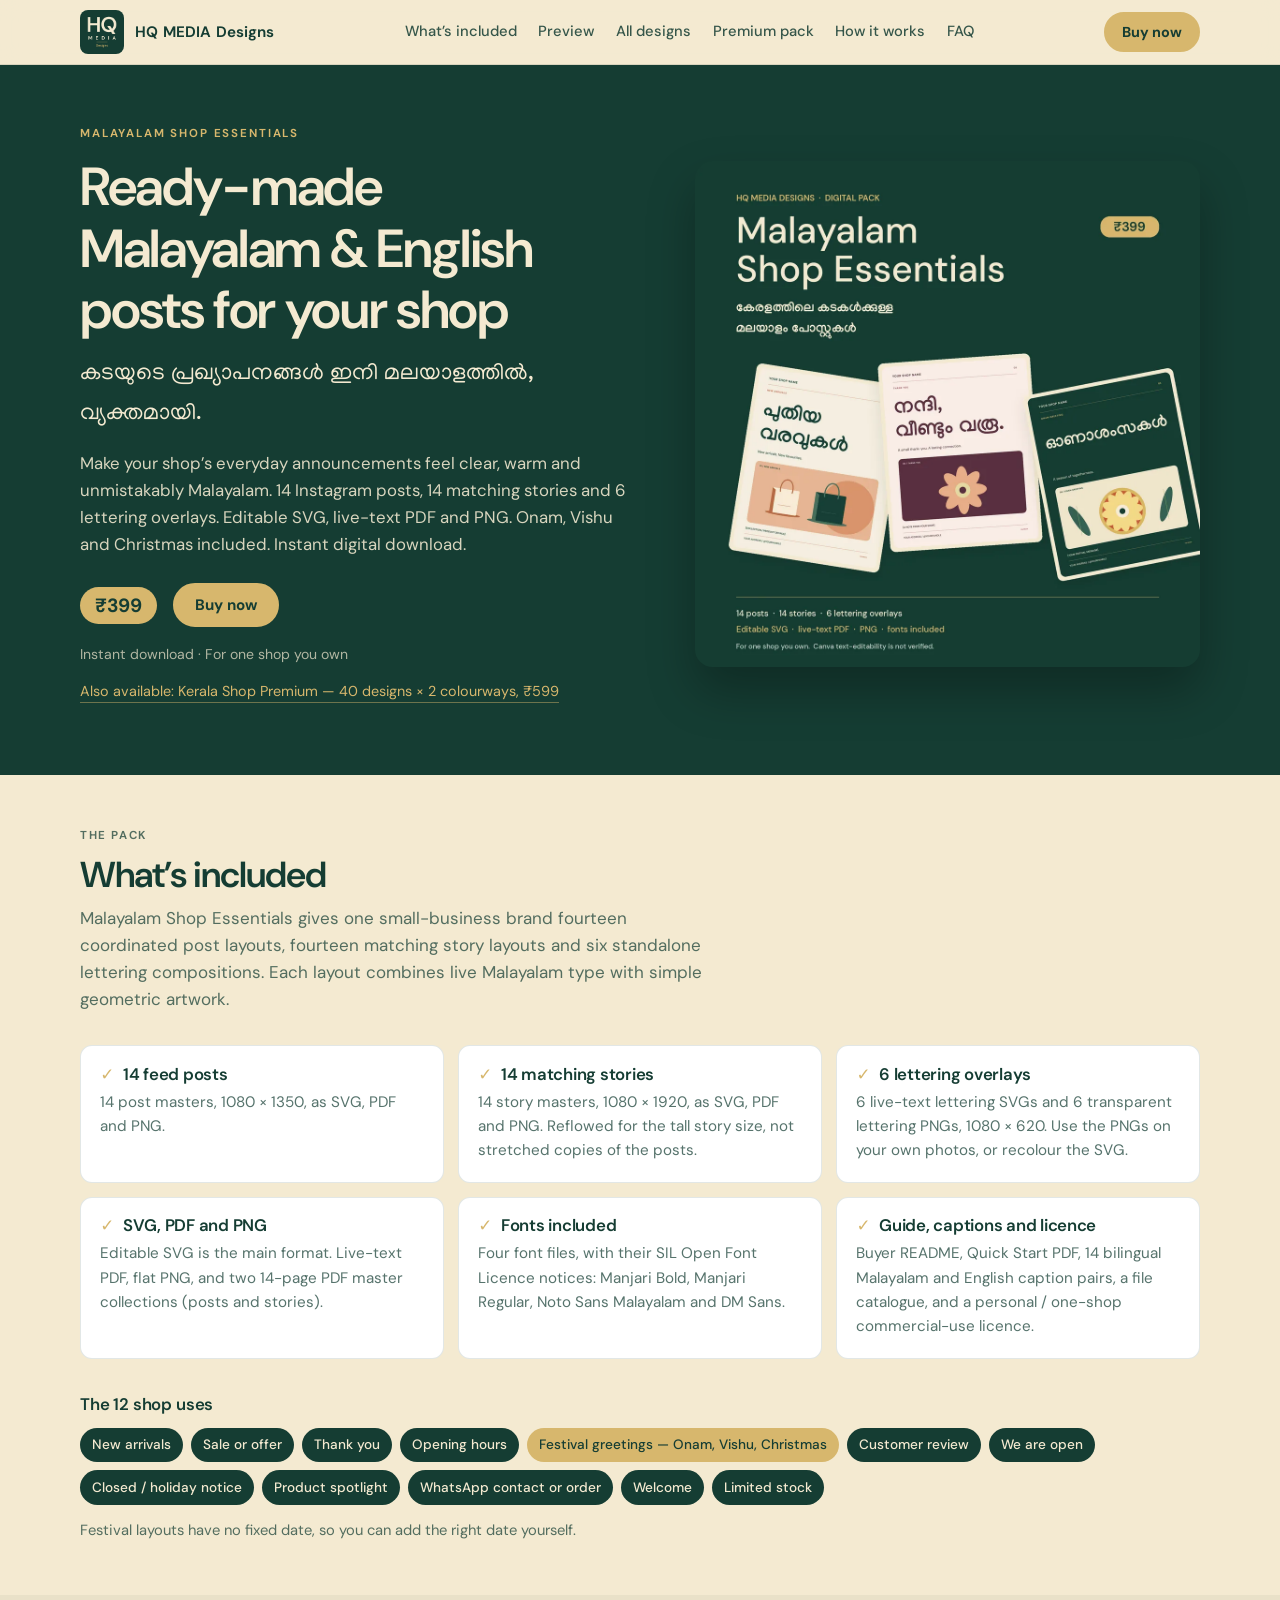
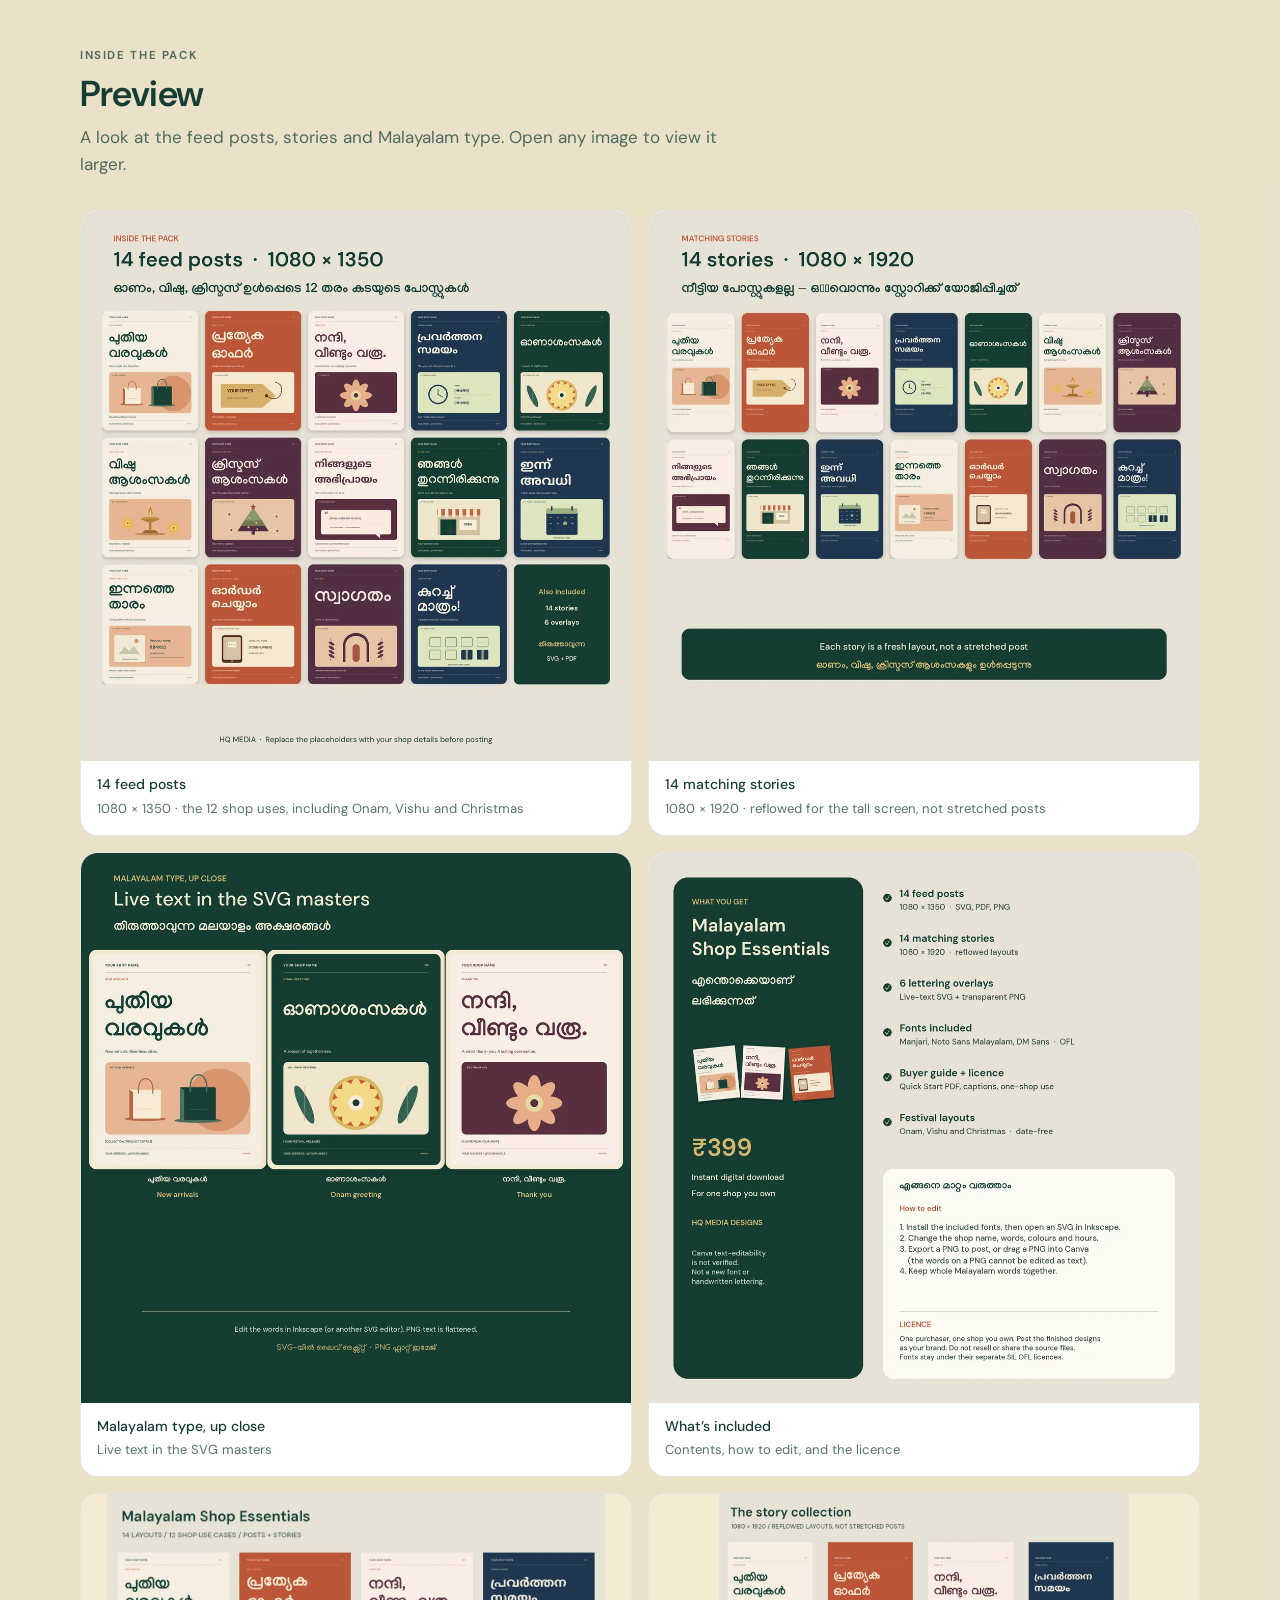
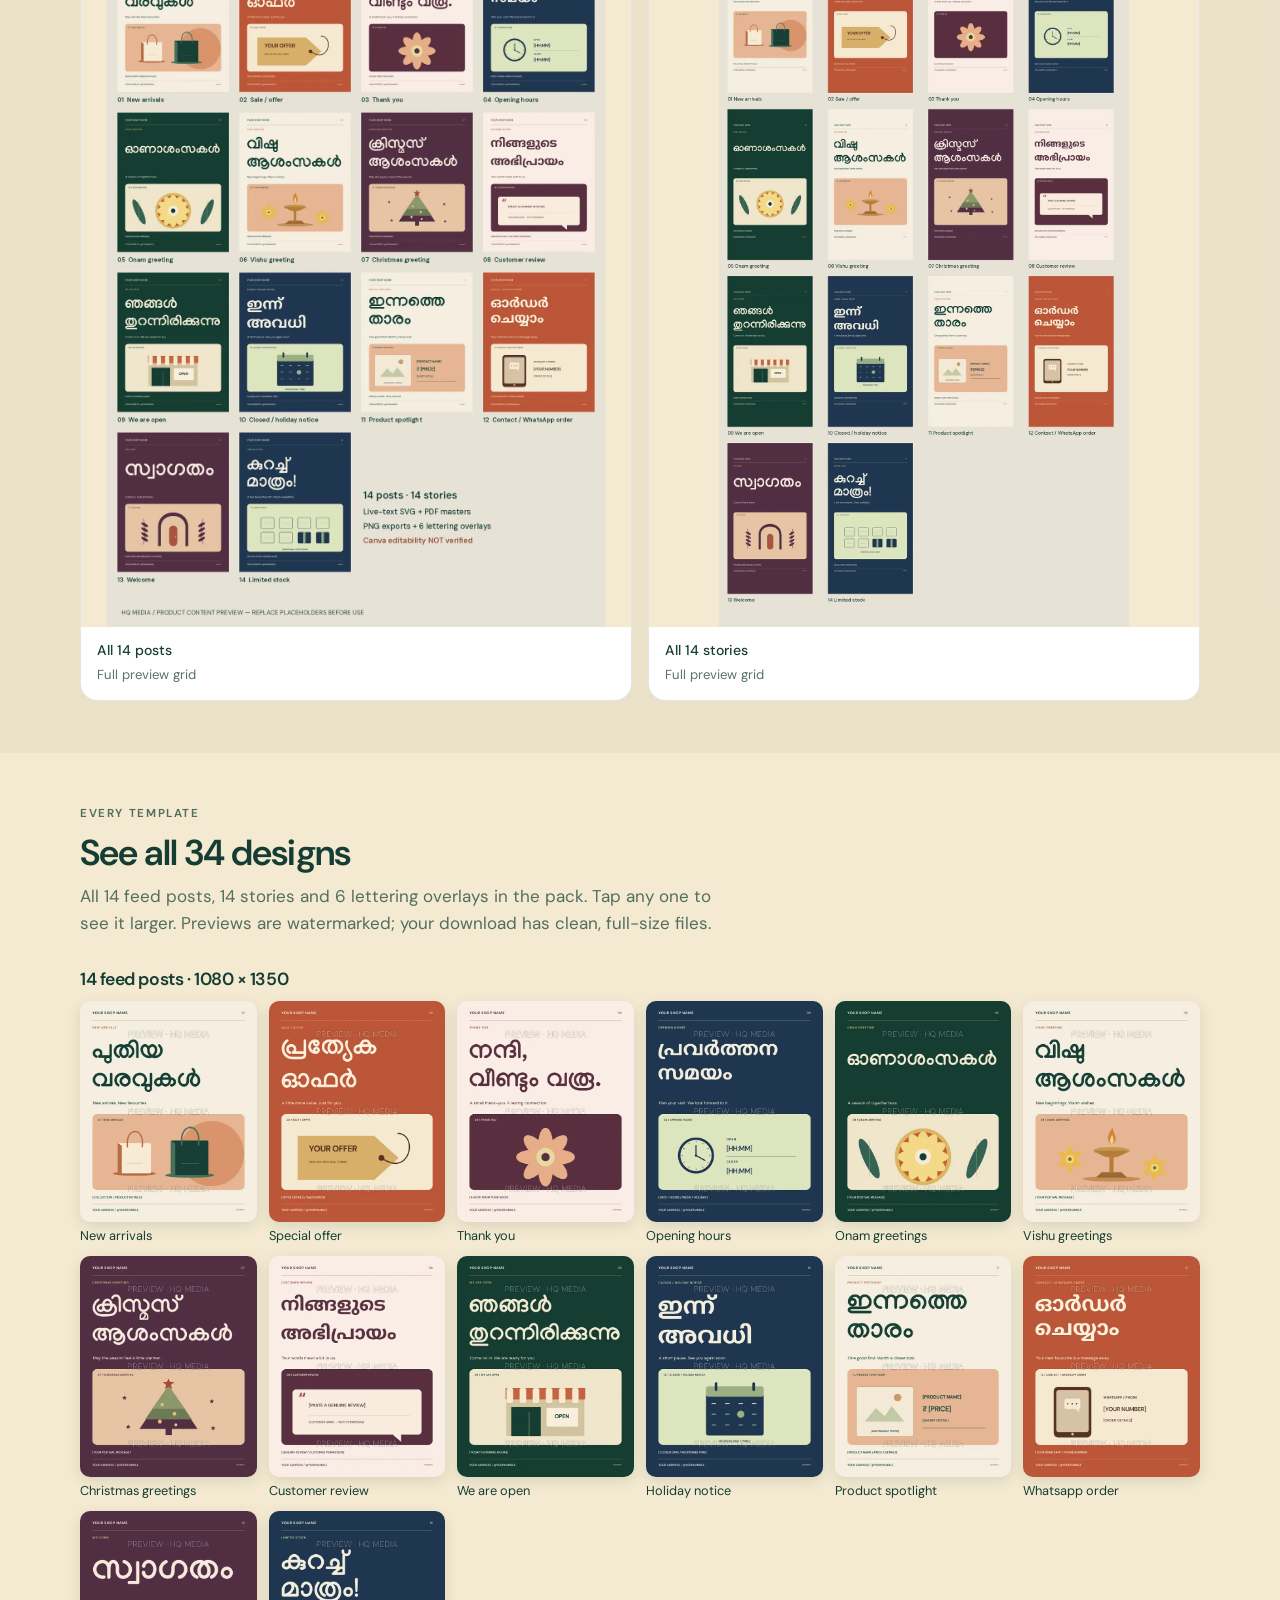
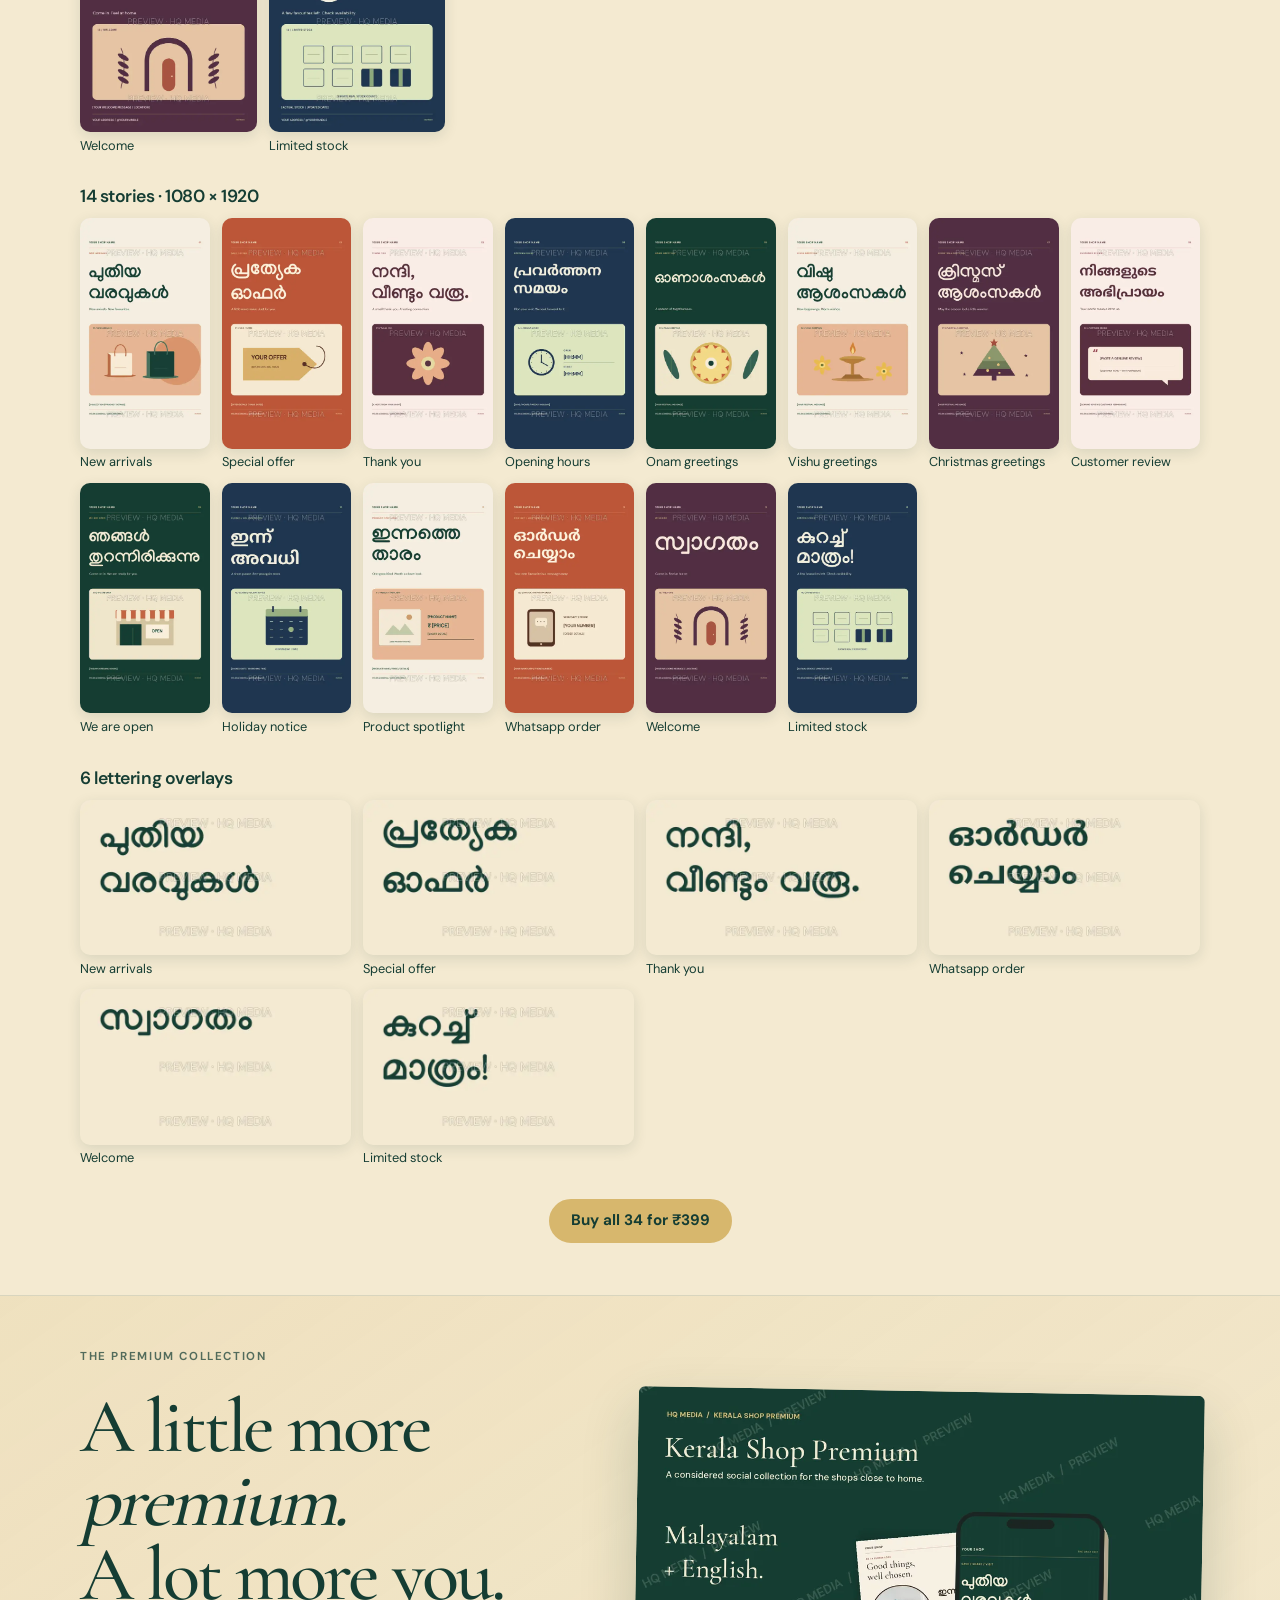
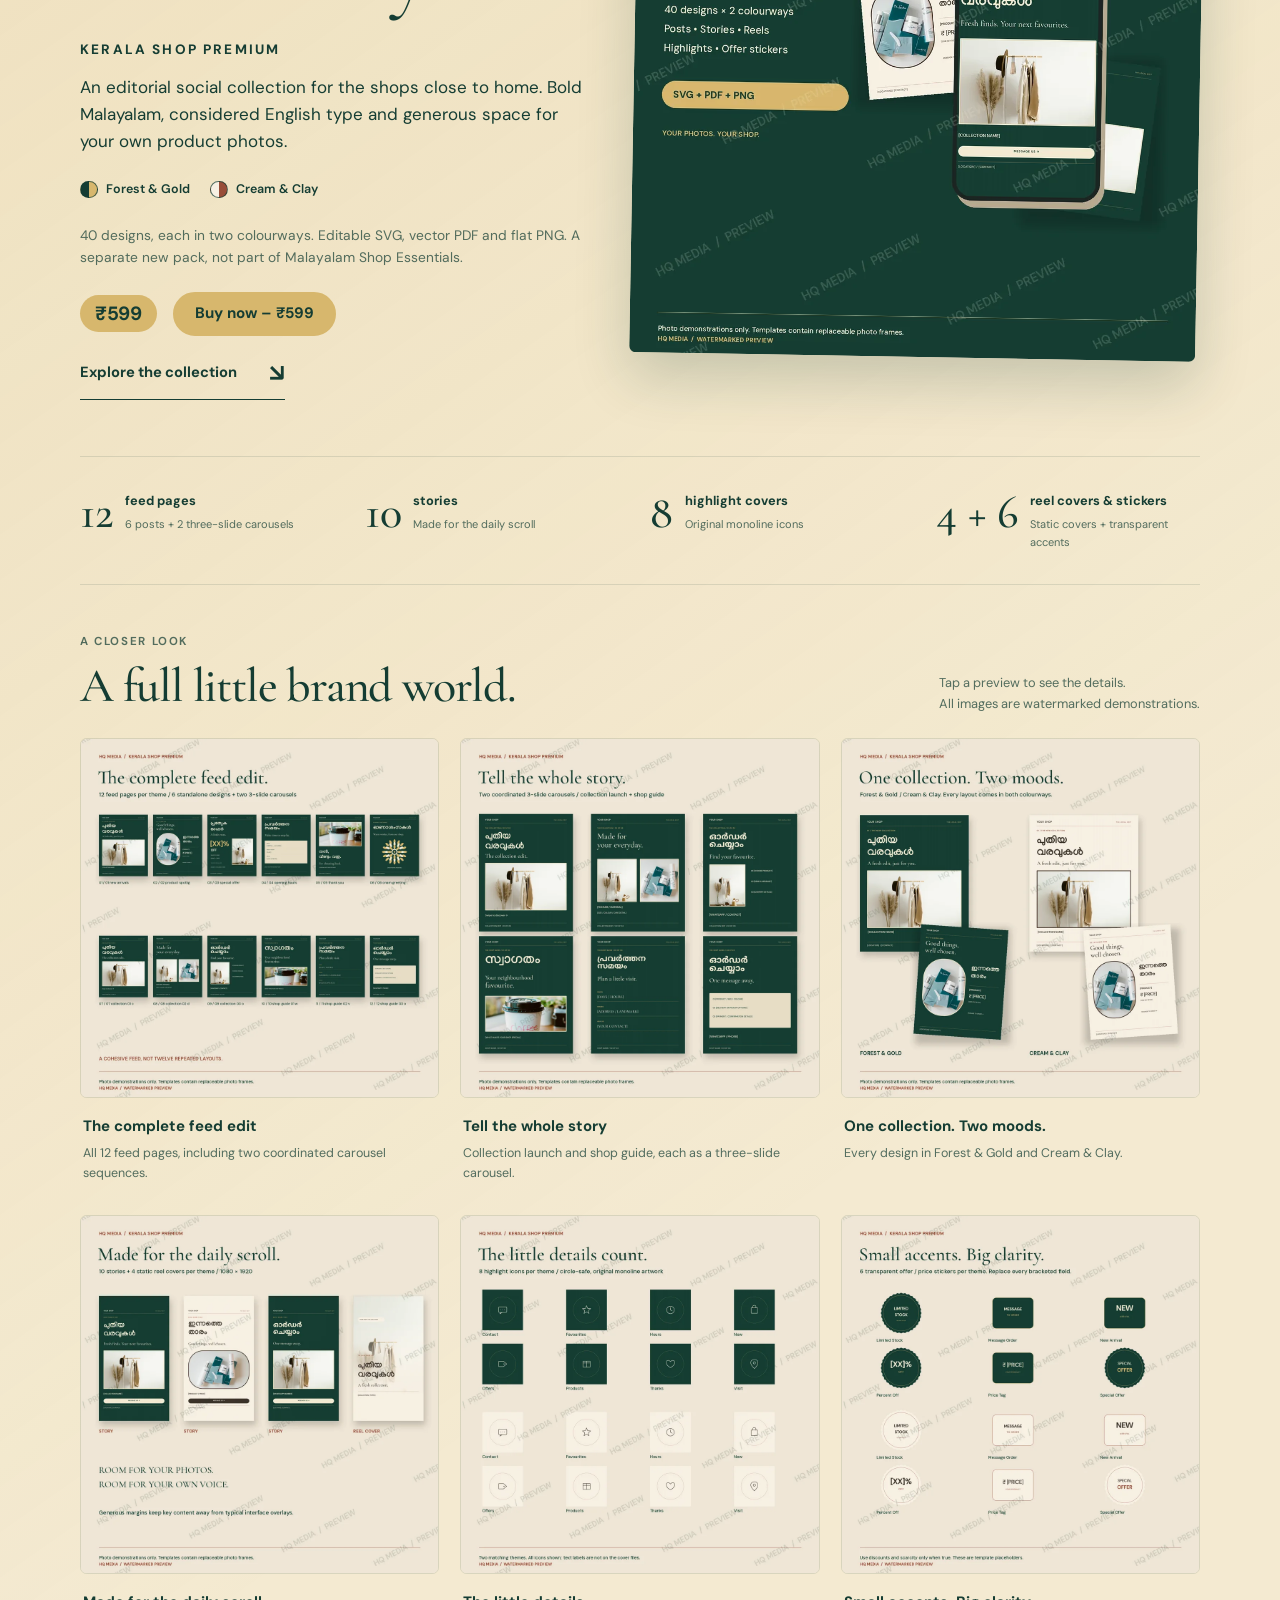
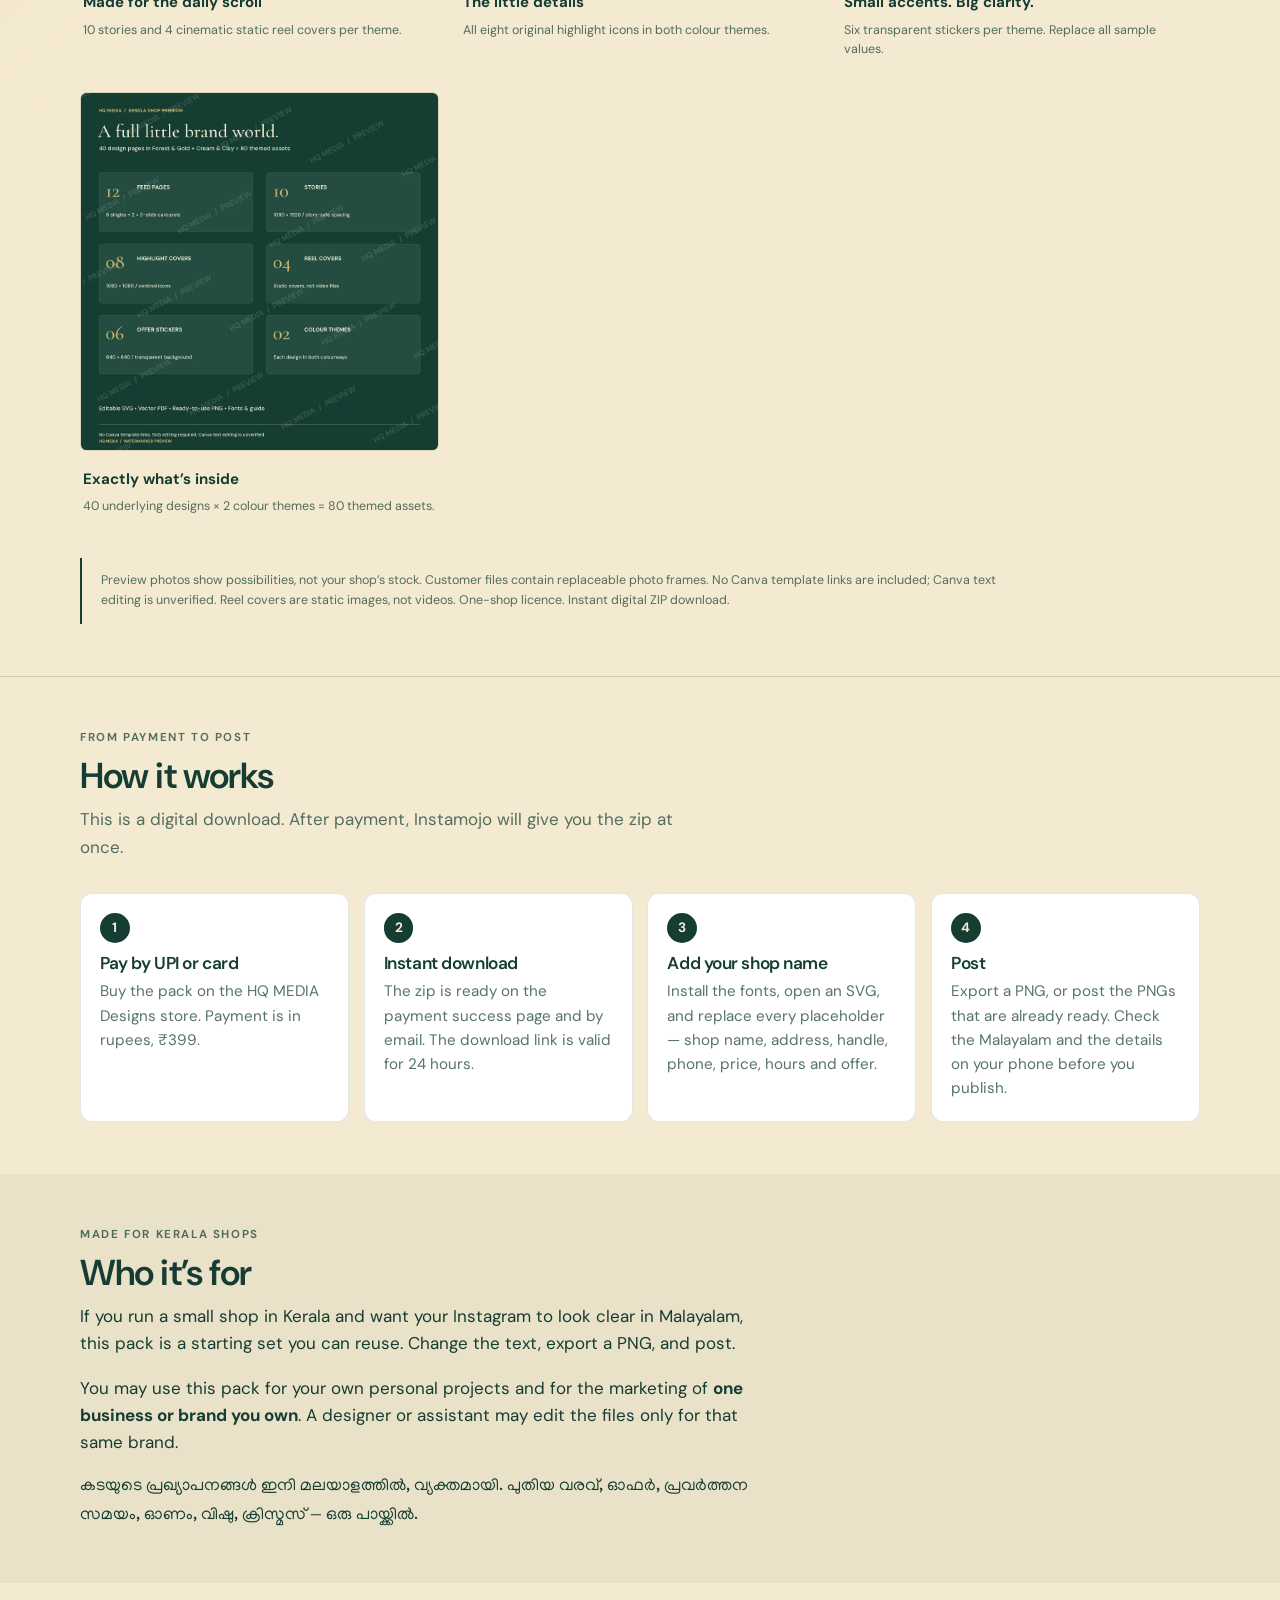
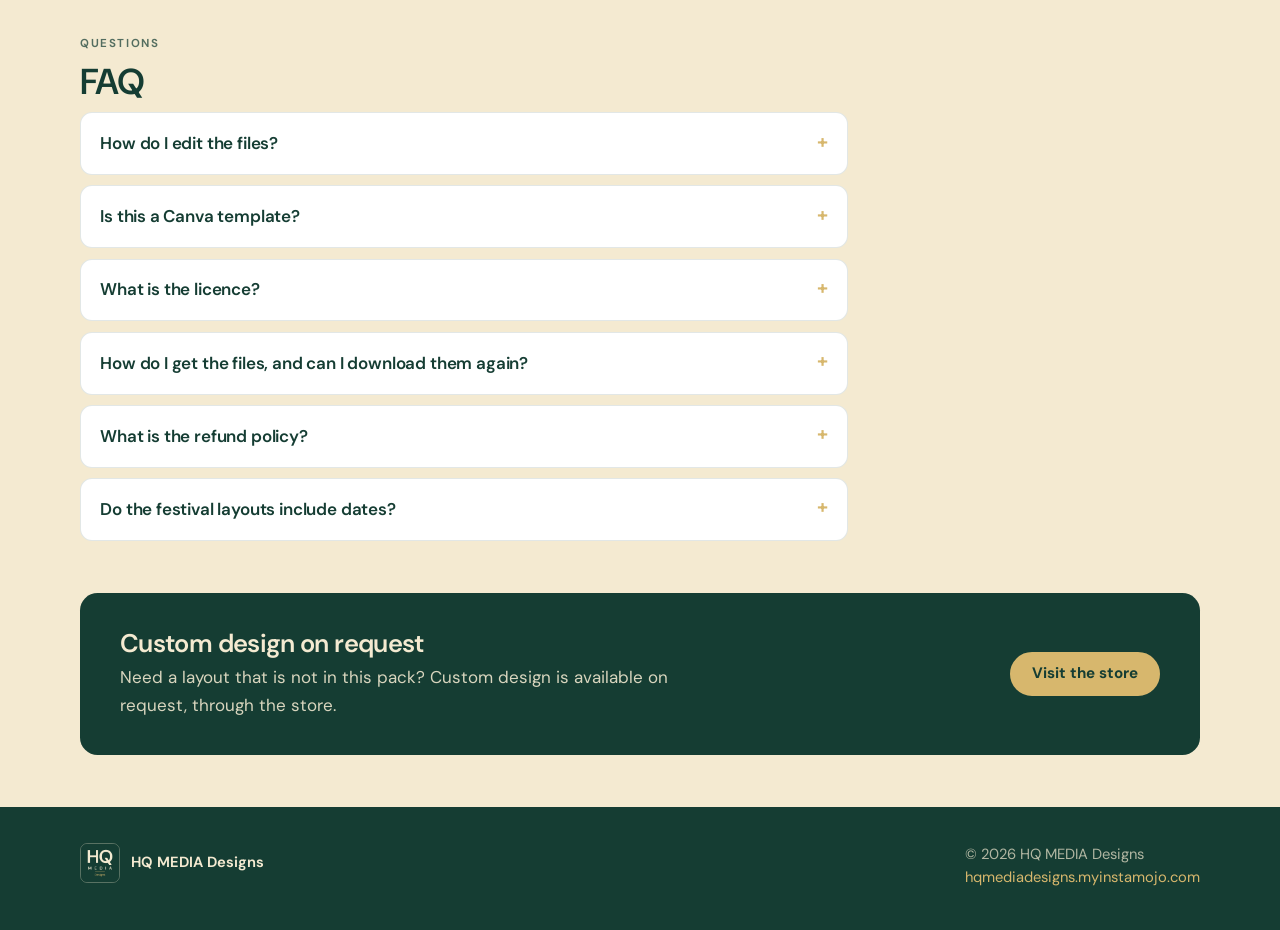
<file: index.html>
<!DOCTYPE html>
<html lang="en">
<head>
  <meta charset="utf-8">
  <meta name="viewport" content="width=device-width, initial-scale=1">
  <title>Malayalam Shop Essentials | 14 Posts + 14 Stories for Kerala Shops</title>
  <meta name="description" content="14 Malayalam Instagram posts, 14 stories and 6 lettering overlays for Kerala shops. Editable SVG, PDF and PNG. Onam, Vishu and Christmas included. Instant download. ₹399.">
  <meta name="keywords" content="Malayalam Instagram templates, Kerala shop posts, editable Malayalam SVG, Onam Vishu Christmas greeting pack">
  <meta name="theme-color" content="#153D33">
  <meta name="color-scheme" content="light">
  <!-- Planned GitHub Pages address. Update if the repo name changes. -->
  <link rel="canonical" href="https://sandeep02-gif.github.io/hqmedia/">

  <meta property="og:type" content="website">
  <meta property="og:site_name" content="HQ MEDIA Designs">
  <meta property="og:title" content="Malayalam Shop Essentials | 14 Posts + 14 Stories for Kerala Shops">
  <meta property="og:description" content="14 Malayalam Instagram posts, 14 stories and 6 lettering overlays for Kerala shops. Editable SVG, PDF and PNG. Onam, Vishu and Christmas included. Instant download. ₹399.">
  <meta property="og:url" content="https://sandeep02-gif.github.io/hqmedia/">
  <meta property="og:image" content="https://sandeep02-gif.github.io/hqmedia/assets/og-image.jpg">
  <meta property="og:image:width" content="1200">
  <meta property="og:image:height" content="630">
  <meta property="og:locale" content="en_IN">

  <meta name="twitter:card" content="summary_large_image">
  <meta name="twitter:title" content="Malayalam Shop Essentials | 14 Posts + 14 Stories for Kerala Shops">
  <meta name="twitter:description" content="14 Malayalam Instagram posts, 14 stories and 6 lettering overlays for Kerala shops. Editable SVG, PDF and PNG. Instant download. ₹399.">
  <meta name="twitter:image" content="https://sandeep02-gif.github.io/hqmedia/assets/og-image.jpg">

  <link rel="icon" href="assets/favicon.ico" sizes="any">
  <link rel="icon" type="image/png" sizes="32x32" href="assets/favicon-32.png">
  <link rel="icon" type="image/png" sizes="16x16" href="assets/favicon-16.png">
  <link rel="apple-touch-icon" href="assets/apple-touch-icon.png">

  <link rel="preconnect" href="https://fonts.googleapis.com">
  <link rel="preconnect" href="https://fonts.gstatic.com" crossorigin>
  <link href="https://fonts.googleapis.com/css2?family=DM+Sans:ital,opsz,wght@0,9..40,400;0,9..40,500;0,9..40,600;0,9..40,700;1,9..40,400&family=Manjari:wght@400;700&display=swap" rel="stylesheet">
  <link rel="stylesheet" href="style.css">

  <script type="application/ld+json">
  {
    "@context": "https://schema.org",
    "@type": "Product",
    "name": "Malayalam Shop Essentials",
    "description": "14 Malayalam Instagram posts, 14 stories and 6 lettering overlays for Kerala shops. Editable SVG, PDF and PNG. Onam, Vishu and Christmas included. Instant download.",
    "image": "https://sandeep02-gif.github.io/hqmedia/assets/og-image.jpg",
    "brand": { "@type": "Brand", "name": "HQ MEDIA Designs" },
    "offers": {
      "@type": "Offer",
      "price": "399",
      "priceCurrency": "INR",
      "url": "https://hqmediadesigns.myinstamojo.com",
      "availability": "https://schema.org/InStock"
    }
  }
  </script>
</head>
<body>
  <a class="skip" href="#main">Skip to content</a>

  <header class="site-header">
    <div class="wrap">
      <a class="brand" href="./">
        <img src="assets/logo-header.png" width="256" height="256" alt="">
        <span class="brand-name">HQ MEDIA Designs</span>
      </a>
      <nav class="nav" aria-label="Page">
        <a href="#included">What’s included</a>
        <a href="#preview">Preview</a>
        <a href="#all-templates">All designs</a>
        <a href="#premium-pack">Premium pack</a>
        <a href="#how">How it works</a>
        <a href="#faq">FAQ</a>
      </nav>
      <div class="header-cta">
        <a class="btn btn-sm" data-store-link href="https://hqmediadesigns.myinstamojo.com">Buy now</a>
      </div>
    </div>
  </header>

  <main id="main">
    <section class="hero">
      <div class="wrap hero-grid">
        <div>
          <p class="eyebrow">Malayalam Shop Essentials</p>
          <h1>Ready-made Malayalam &amp; English posts for your shop</h1>
          <p class="hero-ml ml" lang="ml">കടയുടെ പ്രഖ്യാപനങ്ങൾ ഇനി മലയാളത്തിൽ, വ്യക്തമായി.</p>
          <p class="hero-lead">Make your shop’s everyday announcements feel clear, warm and unmistakably Malayalam. 14 Instagram posts, 14 matching stories and 6 lettering overlays. Editable SVG, live-text PDF and PNG. Onam, Vishu and Christmas included. Instant digital download.</p>
          <div class="hero-actions">
            <span class="price">₹399</span>
            <a class="btn" data-store-link href="https://hqmediadesigns.myinstamojo.com">Buy now</a>
          </div>
          <p class="hero-note">Instant download · For one shop you own</p>
          <p class="hero-also"><a href="#premium-pack">Also available: Kerala Shop Premium — 40 designs × 2 colourways, ₹599</a></p>
        </div>
        <div class="hero-visual">
          <img src="assets/cover.webp" width="1080" height="1080" alt="Malayalam Shop Essentials pack cover, showing three sample shop posts and the price ₹399.">
        </div>
      </div>
    </section>

    <section class="section" id="included">
      <div class="wrap">
        <p class="section-kicker">The pack</p>
        <h2>What’s included</h2>
        <p class="section-intro">Malayalam Shop Essentials gives one small-business brand fourteen coordinated post layouts, fourteen matching story layouts and six standalone lettering compositions. Each layout combines live Malayalam type with simple geometric artwork.</p>

        <div class="include-grid">
          <article class="include-card">
            <h3><span class="mark" aria-hidden="true">✓</span> 14 feed posts</h3>
            <p>14 post masters, 1080 × 1350, as SVG, PDF and PNG.</p>
          </article>
          <article class="include-card">
            <h3><span class="mark" aria-hidden="true">✓</span> 14 matching stories</h3>
            <p>14 story masters, 1080 × 1920, as SVG, PDF and PNG. Reflowed for the tall story size, not stretched copies of the posts.</p>
          </article>
          <article class="include-card">
            <h3><span class="mark" aria-hidden="true">✓</span> 6 lettering overlays</h3>
            <p>6 live-text lettering SVGs and 6 transparent lettering PNGs, 1080 × 620. Use the PNGs on your own photos, or recolour the SVG.</p>
          </article>
          <article class="include-card">
            <h3><span class="mark" aria-hidden="true">✓</span> SVG, PDF and PNG</h3>
            <p>Editable SVG is the main format. Live-text PDF, flat PNG, and two 14-page PDF master collections (posts and stories).</p>
          </article>
          <article class="include-card">
            <h3><span class="mark" aria-hidden="true">✓</span> Fonts included</h3>
            <p>Four font files, with their SIL Open Font Licence notices: Manjari Bold, Manjari Regular, Noto Sans Malayalam and DM Sans.</p>
          </article>
          <article class="include-card">
            <h3><span class="mark" aria-hidden="true">✓</span> Guide, captions and licence</h3>
            <p>Buyer README, Quick Start PDF, 14 bilingual Malayalam and English caption pairs, a file catalogue, and a personal / one-shop commercial-use licence.</p>
          </article>
        </div>

        <div class="uses">
          <h3>The 12 shop uses</h3>
          <ul class="chips">
            <li>New arrivals</li>
            <li>Sale or offer</li>
            <li>Thank you</li>
            <li>Opening hours</li>
            <li class="is-gold">Festival greetings — Onam, Vishu, Christmas</li>
            <li>Customer review</li>
            <li>We are open</li>
            <li>Closed / holiday notice</li>
            <li>Product spotlight</li>
            <li>WhatsApp contact or order</li>
            <li>Welcome</li>
            <li>Limited stock</li>
          </ul>
          <p class="uses-note">Festival layouts have no fixed date, so you can add the right date yourself.</p>
        </div>
      </div>
    </section>

    <section class="section section-alt" id="preview">
      <div class="wrap">
        <p class="section-kicker">Inside the pack</p>
        <h2>Preview</h2>
        <p class="section-intro">A look at the feed posts, stories and Malayalam type. Open any image to view it larger.</p>

        <div class="gallery-grid">
          <a class="gallery-item" href="assets/feed-posts.webp" data-lightbox data-caption="All 14 feed posts, 1080 × 1350">
            <figure>
              <img src="assets/feed-posts.webp" width="1080" height="1080" alt="Grid of all 14 Malayalam Shop Essentials feed posts.">
              <figcaption>14 feed posts <span>1080 × 1350 · the 12 shop uses, including Onam, Vishu and Christmas</span></figcaption>
            </figure>
          </a>
          <a class="gallery-item" href="assets/stories.webp" data-lightbox data-caption="All 14 matching stories">
            <figure>
              <img src="assets/stories.webp" width="1080" height="1080" alt="Grid of all 14 matching Instagram story layouts.">
              <figcaption>14 matching stories <span>1080 × 1920 · reflowed for the tall screen, not stretched posts</span></figcaption>
            </figure>
          </a>
          <a class="gallery-item" href="assets/closeups.webp" data-lightbox data-caption="Malayalam type close-ups">
            <figure>
              <img src="assets/closeups.webp" width="1080" height="1080" alt="Close-up of live Malayalam text in three sample layouts: new arrivals, Onam greeting and thank you.">
              <figcaption>Malayalam type, up close <span>Live text in the SVG masters</span></figcaption>
            </figure>
          </a>
          <a class="gallery-item" href="assets/whats-included.webp" data-lightbox data-caption="What’s included, how to edit, and the licence">
            <figure>
              <img src="assets/whats-included.webp" width="1080" height="1080" alt="Summary of pack contents, how to edit the files, and the one-shop licence.">
              <figcaption>What’s included <span>Contents, how to edit, and the licence</span></figcaption>
            </figure>
          </a>
          <a class="gallery-item tall" href="assets/preview-grid.webp" data-lightbox data-caption="Full preview of all 14 feed posts">
            <figure>
              <img src="assets/preview-grid.webp" width="1200" height="1767" alt="Full preview grid of every feed post in the pack.">
              <figcaption>All 14 posts <span>Full preview grid</span></figcaption>
            </figure>
          </a>
          <a class="gallery-item tall" href="assets/story-preview-grid.webp" data-lightbox data-caption="Full preview of all 14 stories">
            <figure>
              <img src="assets/story-preview-grid.webp" width="1200" height="2149" alt="Full preview grid of every story layout in the pack.">
              <figcaption>All 14 stories <span>Full preview grid</span></figcaption>
            </figure>
          </a>
        </div>
      </div>
    </section>

    <section class="section" id="all-templates">
      <div class="wrap">
        <p class="section-kicker">Every template</p>
        <h2>See all 34 designs</h2>
        <p class="section-intro">All 14 feed posts, 14 stories and 6 lettering overlays in the pack. Tap any one to see it larger. Previews are watermarked; your download has clean, full-size files.</p>
        <h3 class="all-h">14 feed posts · 1080 × 1350</h3>
        <div class="all-grid all-feed">
          <a class="all-item" href="assets/t/feed-01-new-arrivals.webp" data-lightbox data-caption="New arrivals"><img src="assets/t/feed-01-new-arrivals.webp" width="540" height="675" loading="lazy" alt="New arrivals template preview"><span>New arrivals</span></a>
          <a class="all-item" href="assets/t/feed-02-special-offer.webp" data-lightbox data-caption="Special offer"><img src="assets/t/feed-02-special-offer.webp" width="540" height="675" loading="lazy" alt="Special offer template preview"><span>Special offer</span></a>
          <a class="all-item" href="assets/t/feed-03-thank-you.webp" data-lightbox data-caption="Thank you"><img src="assets/t/feed-03-thank-you.webp" width="540" height="675" loading="lazy" alt="Thank you template preview"><span>Thank you</span></a>
          <a class="all-item" href="assets/t/feed-04-opening-hours.webp" data-lightbox data-caption="Opening hours"><img src="assets/t/feed-04-opening-hours.webp" width="540" height="675" loading="lazy" alt="Opening hours template preview"><span>Opening hours</span></a>
          <a class="all-item" href="assets/t/feed-05-onam-greetings.webp" data-lightbox data-caption="Onam greetings"><img src="assets/t/feed-05-onam-greetings.webp" width="540" height="675" loading="lazy" alt="Onam greetings template preview"><span>Onam greetings</span></a>
          <a class="all-item" href="assets/t/feed-06-vishu-greetings.webp" data-lightbox data-caption="Vishu greetings"><img src="assets/t/feed-06-vishu-greetings.webp" width="540" height="675" loading="lazy" alt="Vishu greetings template preview"><span>Vishu greetings</span></a>
          <a class="all-item" href="assets/t/feed-07-christmas-greetings.webp" data-lightbox data-caption="Christmas greetings"><img src="assets/t/feed-07-christmas-greetings.webp" width="540" height="675" loading="lazy" alt="Christmas greetings template preview"><span>Christmas greetings</span></a>
          <a class="all-item" href="assets/t/feed-08-customer-review.webp" data-lightbox data-caption="Customer review"><img src="assets/t/feed-08-customer-review.webp" width="540" height="675" loading="lazy" alt="Customer review template preview"><span>Customer review</span></a>
          <a class="all-item" href="assets/t/feed-09-we-are-open.webp" data-lightbox data-caption="We are open"><img src="assets/t/feed-09-we-are-open.webp" width="540" height="675" loading="lazy" alt="We are open template preview"><span>We are open</span></a>
          <a class="all-item" href="assets/t/feed-10-holiday-notice.webp" data-lightbox data-caption="Holiday notice"><img src="assets/t/feed-10-holiday-notice.webp" width="540" height="675" loading="lazy" alt="Holiday notice template preview"><span>Holiday notice</span></a>
          <a class="all-item" href="assets/t/feed-11-product-spotlight.webp" data-lightbox data-caption="Product spotlight"><img src="assets/t/feed-11-product-spotlight.webp" width="540" height="675" loading="lazy" alt="Product spotlight template preview"><span>Product spotlight</span></a>
          <a class="all-item" href="assets/t/feed-12-whatsapp-order.webp" data-lightbox data-caption="Whatsapp order"><img src="assets/t/feed-12-whatsapp-order.webp" width="540" height="675" loading="lazy" alt="Whatsapp order template preview"><span>Whatsapp order</span></a>
          <a class="all-item" href="assets/t/feed-13-welcome.webp" data-lightbox data-caption="Welcome"><img src="assets/t/feed-13-welcome.webp" width="540" height="675" loading="lazy" alt="Welcome template preview"><span>Welcome</span></a>
          <a class="all-item" href="assets/t/feed-14-limited-stock.webp" data-lightbox data-caption="Limited stock"><img src="assets/t/feed-14-limited-stock.webp" width="540" height="675" loading="lazy" alt="Limited stock template preview"><span>Limited stock</span></a>
        </div>
        <h3 class="all-h">14 stories · 1080 × 1920</h3>
        <div class="all-grid all-stories">
          <a class="all-item" href="assets/t/stories-01-new-arrivals.webp" data-lightbox data-caption="New arrivals"><img src="assets/t/stories-01-new-arrivals.webp" width="420" height="747" loading="lazy" alt="New arrivals template preview"><span>New arrivals</span></a>
          <a class="all-item" href="assets/t/stories-02-special-offer.webp" data-lightbox data-caption="Special offer"><img src="assets/t/stories-02-special-offer.webp" width="420" height="747" loading="lazy" alt="Special offer template preview"><span>Special offer</span></a>
          <a class="all-item" href="assets/t/stories-03-thank-you.webp" data-lightbox data-caption="Thank you"><img src="assets/t/stories-03-thank-you.webp" width="420" height="747" loading="lazy" alt="Thank you template preview"><span>Thank you</span></a>
          <a class="all-item" href="assets/t/stories-04-opening-hours.webp" data-lightbox data-caption="Opening hours"><img src="assets/t/stories-04-opening-hours.webp" width="420" height="747" loading="lazy" alt="Opening hours template preview"><span>Opening hours</span></a>
          <a class="all-item" href="assets/t/stories-05-onam-greetings.webp" data-lightbox data-caption="Onam greetings"><img src="assets/t/stories-05-onam-greetings.webp" width="420" height="747" loading="lazy" alt="Onam greetings template preview"><span>Onam greetings</span></a>
          <a class="all-item" href="assets/t/stories-06-vishu-greetings.webp" data-lightbox data-caption="Vishu greetings"><img src="assets/t/stories-06-vishu-greetings.webp" width="420" height="747" loading="lazy" alt="Vishu greetings template preview"><span>Vishu greetings</span></a>
          <a class="all-item" href="assets/t/stories-07-christmas-greetings.webp" data-lightbox data-caption="Christmas greetings"><img src="assets/t/stories-07-christmas-greetings.webp" width="420" height="747" loading="lazy" alt="Christmas greetings template preview"><span>Christmas greetings</span></a>
          <a class="all-item" href="assets/t/stories-08-customer-review.webp" data-lightbox data-caption="Customer review"><img src="assets/t/stories-08-customer-review.webp" width="420" height="747" loading="lazy" alt="Customer review template preview"><span>Customer review</span></a>
          <a class="all-item" href="assets/t/stories-09-we-are-open.webp" data-lightbox data-caption="We are open"><img src="assets/t/stories-09-we-are-open.webp" width="420" height="747" loading="lazy" alt="We are open template preview"><span>We are open</span></a>
          <a class="all-item" href="assets/t/stories-10-holiday-notice.webp" data-lightbox data-caption="Holiday notice"><img src="assets/t/stories-10-holiday-notice.webp" width="420" height="747" loading="lazy" alt="Holiday notice template preview"><span>Holiday notice</span></a>
          <a class="all-item" href="assets/t/stories-11-product-spotlight.webp" data-lightbox data-caption="Product spotlight"><img src="assets/t/stories-11-product-spotlight.webp" width="420" height="747" loading="lazy" alt="Product spotlight template preview"><span>Product spotlight</span></a>
          <a class="all-item" href="assets/t/stories-12-whatsapp-order.webp" data-lightbox data-caption="Whatsapp order"><img src="assets/t/stories-12-whatsapp-order.webp" width="420" height="747" loading="lazy" alt="Whatsapp order template preview"><span>Whatsapp order</span></a>
          <a class="all-item" href="assets/t/stories-13-welcome.webp" data-lightbox data-caption="Welcome"><img src="assets/t/stories-13-welcome.webp" width="420" height="747" loading="lazy" alt="Welcome template preview"><span>Welcome</span></a>
          <a class="all-item" href="assets/t/stories-14-limited-stock.webp" data-lightbox data-caption="Limited stock"><img src="assets/t/stories-14-limited-stock.webp" width="420" height="747" loading="lazy" alt="Limited stock template preview"><span>Limited stock</span></a>
        </div>
        <h3 class="all-h">6 lettering overlays</h3>
        <div class="all-grid all-lettering">
          <a class="all-item" href="assets/t/lettering-01-new-arrivals.webp" data-lightbox data-caption="New arrivals"><img src="assets/t/lettering-01-new-arrivals.webp" width="600" height="344" loading="lazy" alt="New arrivals template preview"><span>New arrivals</span></a>
          <a class="all-item" href="assets/t/lettering-02-special-offer.webp" data-lightbox data-caption="Special offer"><img src="assets/t/lettering-02-special-offer.webp" width="600" height="344" loading="lazy" alt="Special offer template preview"><span>Special offer</span></a>
          <a class="all-item" href="assets/t/lettering-03-thank-you.webp" data-lightbox data-caption="Thank you"><img src="assets/t/lettering-03-thank-you.webp" width="600" height="344" loading="lazy" alt="Thank you template preview"><span>Thank you</span></a>
          <a class="all-item" href="assets/t/lettering-12-whatsapp-order.webp" data-lightbox data-caption="Whatsapp order"><img src="assets/t/lettering-12-whatsapp-order.webp" width="600" height="344" loading="lazy" alt="Whatsapp order template preview"><span>Whatsapp order</span></a>
          <a class="all-item" href="assets/t/lettering-13-welcome.webp" data-lightbox data-caption="Welcome"><img src="assets/t/lettering-13-welcome.webp" width="600" height="344" loading="lazy" alt="Welcome template preview"><span>Welcome</span></a>
          <a class="all-item" href="assets/t/lettering-14-limited-stock.webp" data-lightbox data-caption="Limited stock"><img src="assets/t/lettering-14-limited-stock.webp" width="600" height="344" loading="lazy" alt="Limited stock template preview"><span>Limited stock</span></a>
        </div>
        <p class="all-cta"><a class="btn" data-store-link href="https://hqmediadesigns.myinstamojo.com">Buy all 34 for ₹399</a></p>
      </div>
    </section>

    <!-- Kerala Shop Premium: live product section. Buy URL is set via PREMIUM_STORE_URL in script.js. -->
    <section class="section premium-section" id="premium-pack" aria-labelledby="premium-title">
      <div class="wrap">
        <div class="premium-intro">
          <div class="premium-copy">
            <p class="section-kicker">The premium collection</p>
            <h2 id="premium-title">A little more<br><em>premium.</em><br>A lot more you.</h2>
            <p class="premium-pack-name">Kerala Shop Premium</p>
            <p>An editorial social collection for the shops close to home. Bold Malayalam, considered English type and generous space for your own product photos.</p>
            <div class="premium-swatches" aria-label="Two colour themes">
              <span><i class="swatch-forest" aria-hidden="true"></i> Forest &amp; Gold</span>
              <span><i class="swatch-clay" aria-hidden="true"></i> Cream &amp; Clay</span>
            </div>
            <p class="premium-small">40 designs, each in two colourways. Editable SVG, vector PDF and flat PNG. A separate new pack, not part of Malayalam Shop Essentials.</p>
            <div class="premium-actions">
              <span class="price">₹599</span>
              <a class="btn" data-premium-store-link href="PREMIUM_STORE_URL">Buy now – ₹599</a>
            </div>
            <a class="premium-jump" href="#premium-gallery">Explore the collection <span aria-hidden="true">↘</span></a>
          </div>
          <a class="premium-hero" href="assets/premium/01-hero-phone.webp" data-lightbox data-caption="Kerala Shop Premium. Demo photos; replaceable photo frames in the pack.">
            <img src="assets/premium/01-hero-phone.webp" width="1000" height="1000" loading="lazy" alt="Phone mockup and editorial shop templates in deep green and cream. Kerala Shop Premium, ₹599.">
          </a>
        </div>
        <ul class="premium-counts" aria-label="Contents per colour theme">
          <li><strong>12</strong><span>feed pages<small>6 posts + 2 three-slide carousels</small></span></li>
          <li><strong>10</strong><span>stories<small>Made for the daily scroll</small></span></li>
          <li><strong>8</strong><span>highlight covers<small>Original monoline icons</small></span></li>
          <li><strong>4 + 6</strong><span>reel covers &amp; stickers<small>Static covers + transparent accents</small></span></li>
        </ul>
        <div class="premium-gallery-heading" id="premium-gallery">
          <div><p class="section-kicker">A closer look</p><h3>A full little brand world.</h3></div>
          <p>Tap a preview to see the details.<br>All images are watermarked demonstrations.</p>
        </div>
        <div class="premium-gallery">
          <figure class="premium-card"><a href="assets/premium/02-full-feed-grid.webp" data-lightbox data-caption="The complete feed edit — Kerala Shop Premium."><img src="assets/premium/02-full-feed-grid.webp" width="1000" height="1000" loading="lazy" alt="All 12 feed pages, including two coordinated carousel sequences. Watermarked preview."></a><figcaption><h4>The complete feed edit</h4><p>All 12 feed pages, including two coordinated carousel sequences.</p></figcaption></figure>
          <figure class="premium-card"><a href="assets/premium/03-carousel-showcase.webp" data-lightbox data-caption="Tell the whole story — Kerala Shop Premium."><img src="assets/premium/03-carousel-showcase.webp" width="1000" height="1000" loading="lazy" alt="Collection launch and shop guide, each as a three-slide carousel. Watermarked preview."></a><figcaption><h4>Tell the whole story</h4><p>Collection launch and shop guide, each as a three-slide carousel.</p></figcaption></figure>
          <figure class="premium-card"><a href="assets/premium/07-two-colour-themes.webp" data-lightbox data-caption="One collection. Two moods. — Kerala Shop Premium."><img src="assets/premium/07-two-colour-themes.webp" width="1000" height="1000" loading="lazy" alt="Every design in Forest &amp; Gold and Cream &amp; Clay. Watermarked preview."></a><figcaption><h4>One collection. Two moods.</h4><p>Every design in Forest &amp; Gold and Cream &amp; Clay.</p></figcaption></figure>
          <figure class="premium-card"><a href="assets/premium/08-stories-and-reels.webp" data-lightbox data-caption="Made for the daily scroll — Kerala Shop Premium."><img src="assets/premium/08-stories-and-reels.webp" width="1000" height="1000" loading="lazy" alt="10 stories and 4 cinematic static reel covers per theme. Watermarked preview."></a><figcaption><h4>Made for the daily scroll</h4><p>10 stories and 4 cinematic static reel covers per theme.</p></figcaption></figure>
          <figure class="premium-card"><a href="assets/premium/04-highlight-covers.webp" data-lightbox data-caption="The little details — Kerala Shop Premium."><img src="assets/premium/04-highlight-covers.webp" width="1000" height="1000" loading="lazy" alt="All eight original highlight icons in both colour themes. Watermarked preview."></a><figcaption><h4>The little details</h4><p>All eight original highlight icons in both colour themes.</p></figcaption></figure>
          <figure class="premium-card"><a href="assets/premium/05-offer-stickers.webp" data-lightbox data-caption="Small accents. Big clarity. — Kerala Shop Premium."><img src="assets/premium/05-offer-stickers.webp" width="1000" height="1000" loading="lazy" alt="Six transparent stickers per theme. Replace all sample values. Watermarked preview."></a><figcaption><h4>Small accents. Big clarity.</h4><p>Six transparent stickers per theme. Replace all sample values.</p></figcaption></figure>
          <figure class="premium-card"><a href="assets/premium/06-whats-inside.webp" data-lightbox data-caption="Exactly what’s inside — Kerala Shop Premium."><img src="assets/premium/06-whats-inside.webp" width="1000" height="1000" loading="lazy" alt="40 underlying designs × 2 colour themes = 80 themed assets. Watermarked preview."></a><figcaption><h4>Exactly what’s inside</h4><p>40 underlying designs × 2 colour themes = 80 themed assets.</p></figcaption></figure>
        </div>
        <aside class="premium-fineprint">Preview photos show possibilities, not your shop’s stock. Customer files contain replaceable photo frames. No Canva template links are included; Canva text editing is unverified. Reel covers are static images, not videos. One-shop licence. Instant digital ZIP download.</aside>
      </div>
    </section>

    <section class="section" id="how">
      <div class="wrap">
        <p class="section-kicker">From payment to post</p>
        <h2>How it works</h2>
        <p class="section-intro">This is a digital download. After payment, Instamojo will give you the zip at once.</p>
        <ol class="steps">
          <li>
            <span class="num">1</span>
            <h3>Pay by UPI or card</h3>
            <p>Buy the pack on the HQ MEDIA Designs store. Payment is in rupees, ₹399.</p>
          </li>
          <li>
            <span class="num">2</span>
            <h3>Instant download</h3>
            <p>The zip is ready on the payment success page and by email. The download link is valid for 24 hours.</p>
          </li>
          <li>
            <span class="num">3</span>
            <h3>Add your shop name</h3>
            <p>Install the fonts, open an SVG, and replace every placeholder — shop name, address, handle, phone, price, hours and offer.</p>
          </li>
          <li>
            <span class="num">4</span>
            <h3>Post</h3>
            <p>Export a PNG, or post the PNGs that are already ready. Check the Malayalam and the details on your phone before you publish.</p>
          </li>
        </ol>
      </div>
    </section>

    <section class="section section-alt" id="who">
      <div class="wrap">
        <p class="section-kicker">Made for Kerala shops</p>
        <h2>Who it’s for</h2>
        <div class="who-block">
          <p>If you run a small shop in Kerala and want your Instagram to look clear in Malayalam, this pack is a starting set you can reuse. Change the text, export a PNG, and post.</p>
          <p>You may use this pack for your own personal projects and for the marketing of <strong>one business or brand you own</strong>. A designer or assistant may edit the files only for that same brand.</p>
          <p lang="ml" class="ml">കടയുടെ പ്രഖ്യാപനങ്ങൾ ഇനി മലയാളത്തിൽ, വ്യക്തമായി. പുതിയ വരവ്, ഓഫർ, പ്രവർത്തന സമയം, ഓണം, വിഷു, ക്രിസ്മസ് — ഒരു പായ്ക്കിൽ.</p>
        </div>
      </div>
    </section>

    <section class="section" id="faq">
      <div class="wrap">
        <p class="section-kicker">Questions</p>
        <h2>FAQ</h2>
        <div class="faq-list">
          <details>
            <summary>How do I edit the files?</summary>
            <div class="answer">
              <p>This is an editable SVG pack. Install the included fonts, then open a file from the feed or stories SVG folders in a desktop SVG editor with proper Malayalam shaping, such as Inkscape. Change the shop name, words, colours and hours. Keep whole Malayalam words together. Set any new Malayalam text to Manjari or Noto Sans Malayalam, not the English font.</p>
              <p>PDF text stays selectable and the artwork stays as vectors, but how well you can edit a PDF depends on your app. Use the SVG when you need to change a headline. PNG files are flat pictures, ready to post or to drag into Canva as a background. The Malayalam on a PNG cannot be edited as individual text.</p>
            </div>
          </details>
          <details>
            <summary>Is this a Canva template?</summary>
            <div class="answer">
              <p>No. This is an editable SVG pack, not a Canva template link. Canva text-editability has not been verified, so it is not sold as an editable Canva product. Adding a PNG to Canva does not make the words editable.</p>
            </div>
          </details>
          <details>
            <summary>What is the licence?</summary>
            <div class="answer">
              <p>You may use this pack for your own personal projects and for the marketing of one business or brand you own. A designer or assistant may edit the files only for that same brand.</p>
              <p>You may post or print the finished designs for that brand. You may not resell, give away, or share the source files or a template pack that is substantially the same, use them as stock, or use them for other clients’ brands under this licence. A small HQ MEDIA credit is optional and may be removed.</p>
              <p>The fonts are included unchanged under their own SIL Open Font Licences, which still apply to the font software. This is not a new font and not handwritten lettering. Please read LICENSE.txt in the zip. Your mandatory consumer rights are not taken away.</p>
            </div>
          </details>
          <details>
            <summary>How do I get the files, and can I download them again?</summary>
            <div class="answer">
              <p>Digital download. You will receive the zip automatically after payment, on the payment success page and by email. Instamojo’s download link is valid for 24 hours. If you need to download again, use the link in your purchase email and the same email address you paid with. You can request a fresh download with that email.</p>
            </div>
          </details>
          <details>
            <summary>What is the refund policy?</summary>
            <div class="answer">
              <p>If the file is missing, will not open, or is not what this listing describes, email within 3 business days of the payment (Instamojo requires at least this window). The file will be replaced or you will be refunded. If you need help, reply to your purchase email.</p>
              <p>A change of mind after the 3 business days, once the correct file has been delivered, is not a ground for a refund. This does not affect any rights you have under Indian consumer law, or Instamojo’s own dispute process.</p>
            </div>
          </details>
          <details>
            <summary>Do the festival layouts include dates?</summary>
            <div class="answer">
              <p>No. Festival layouts for Onam, Vishu and Christmas have no fixed date, so you can add the right date yourself. Only use sale or limited-stock wording when it is true. The review layout is a blank for a genuine review you have permission to use.</p>
            </div>
          </details>
        </div>
      </div>
    </section>

    <section class="custom" id="custom">
      <div class="wrap">
        <div class="custom-card">
          <div>
            <h2>Custom design on request</h2>
            <p>Need a layout that is not in this pack? Custom design is available on request, through the store.</p>
          </div>
          <a class="btn" data-store-link href="https://hqmediadesigns.myinstamojo.com">Visit the store</a>
        </div>
      </div>
    </section>
  </main>

  <footer class="site-footer">
    <div class="wrap footer-grid">
      <a class="footer-brand" href="./">
        <img src="assets/logo-header.png" width="256" height="256" alt="">
        HQ MEDIA Designs
      </a>
      <p class="footer-meta">
        © 2026 HQ MEDIA Designs<br>
        <a data-store-link href="https://hqmediadesigns.myinstamojo.com">hqmediadesigns.myinstamojo.com</a>
      </p>
    </div>
  </footer>

  <dialog class="lightbox" id="lightbox" aria-label="Image preview">
    <div class="lightbox-inner">
      <button class="lightbox-close" type="button" aria-label="Close">&times;</button>
      <img alt="">
    </div>
  </dialog>

  <script src="script.js"></script>
</body>
</html>
</file>
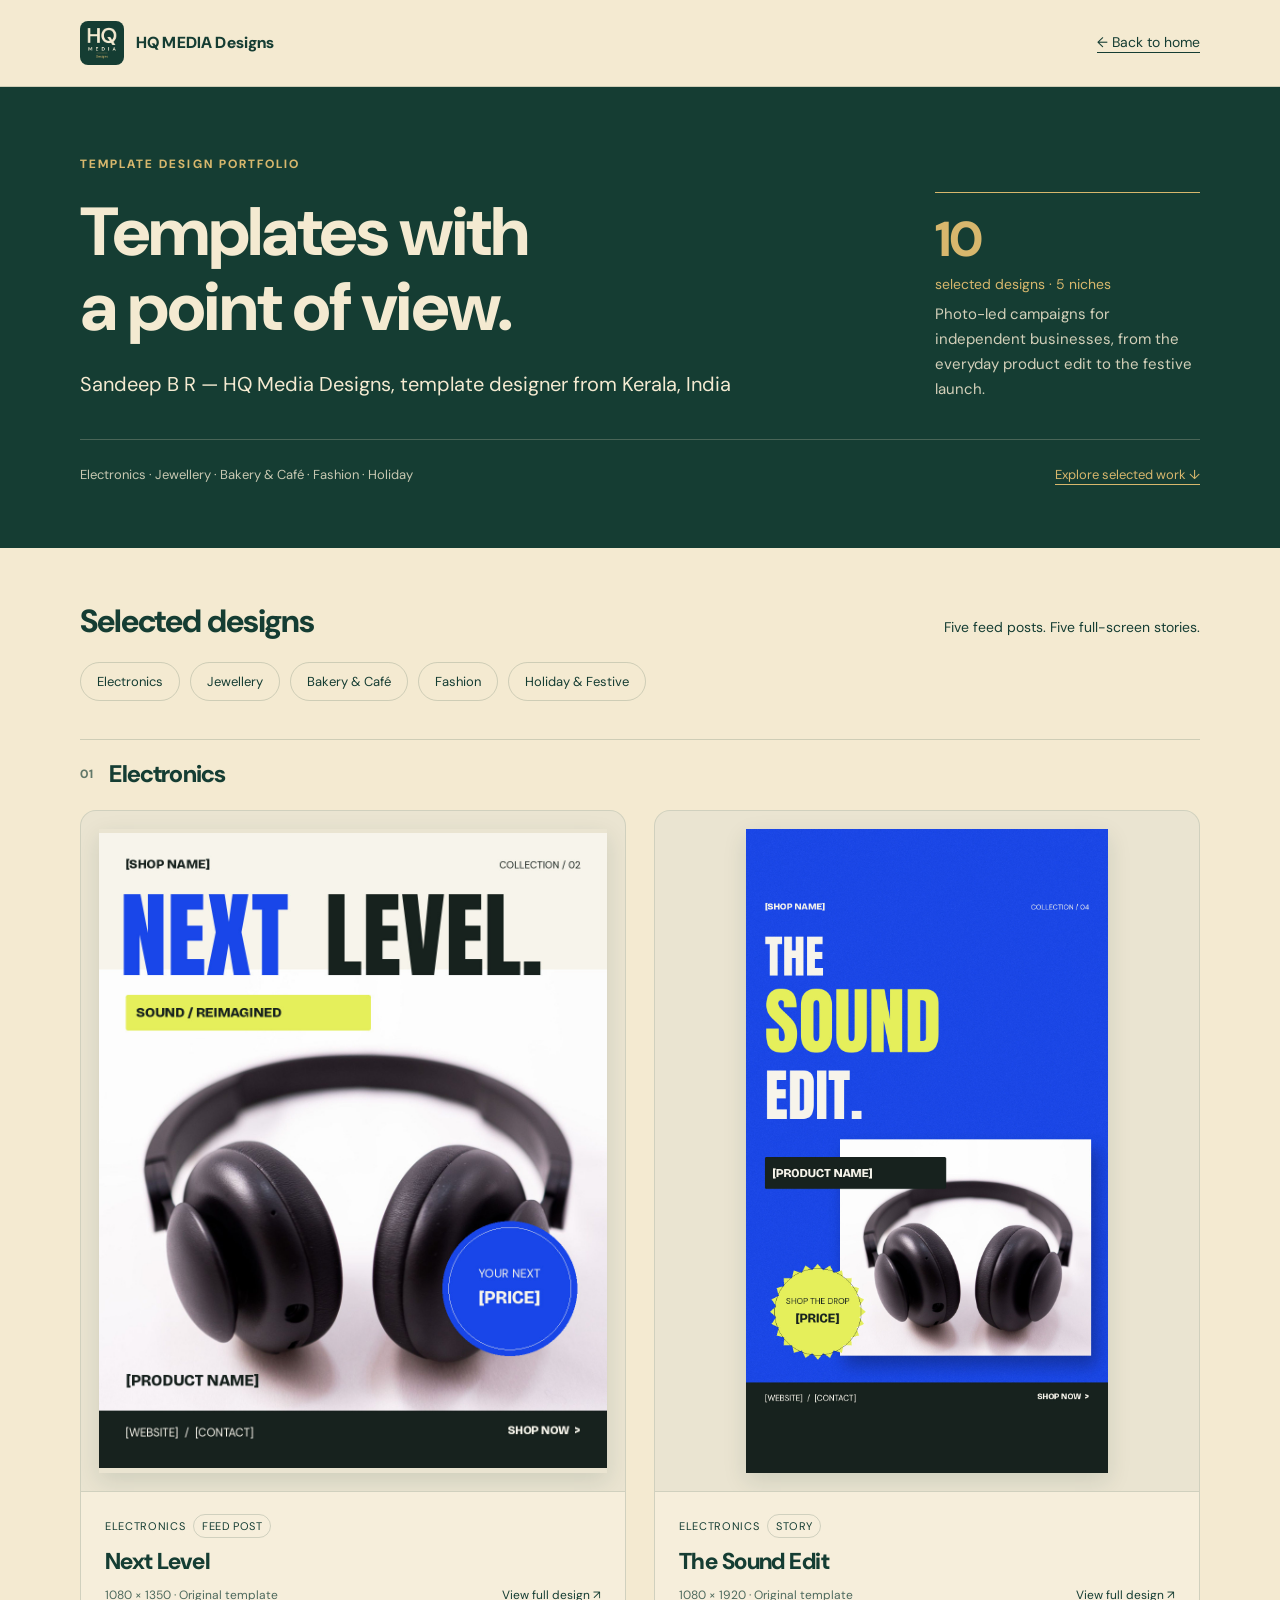
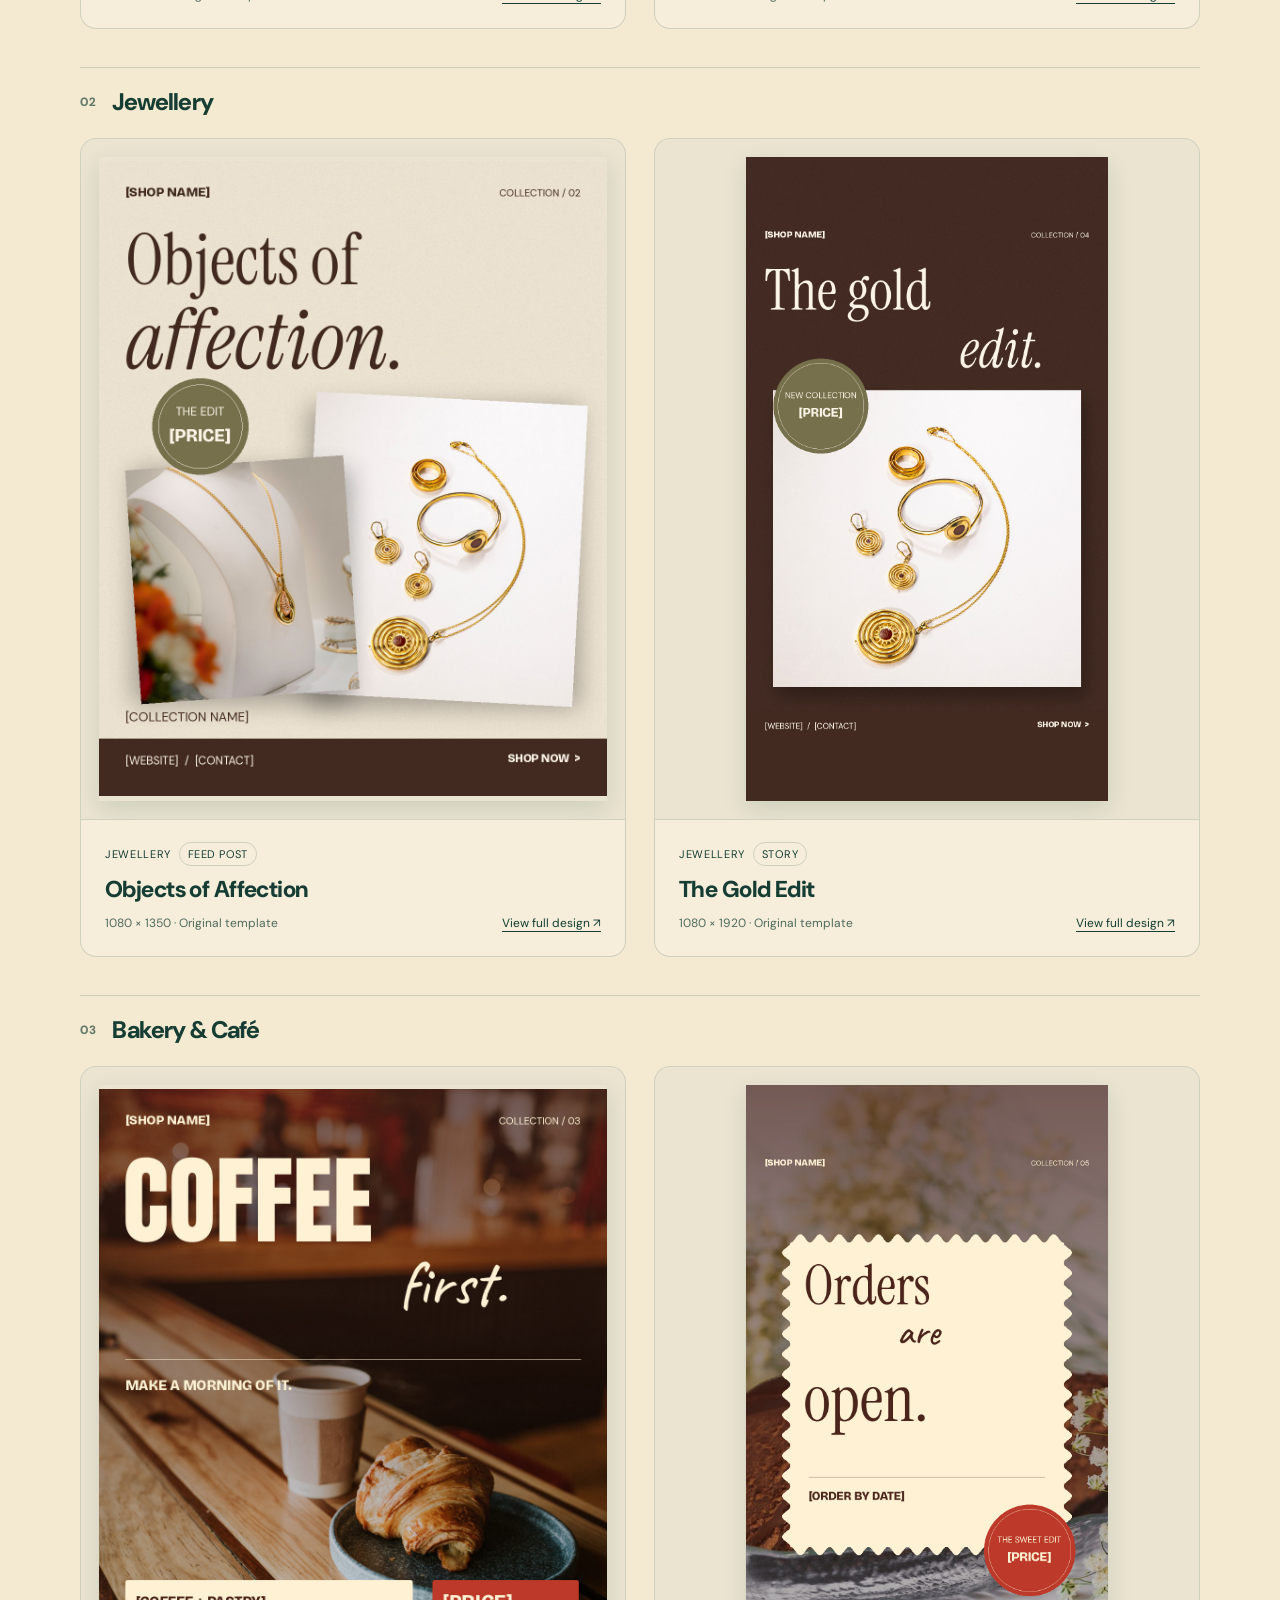
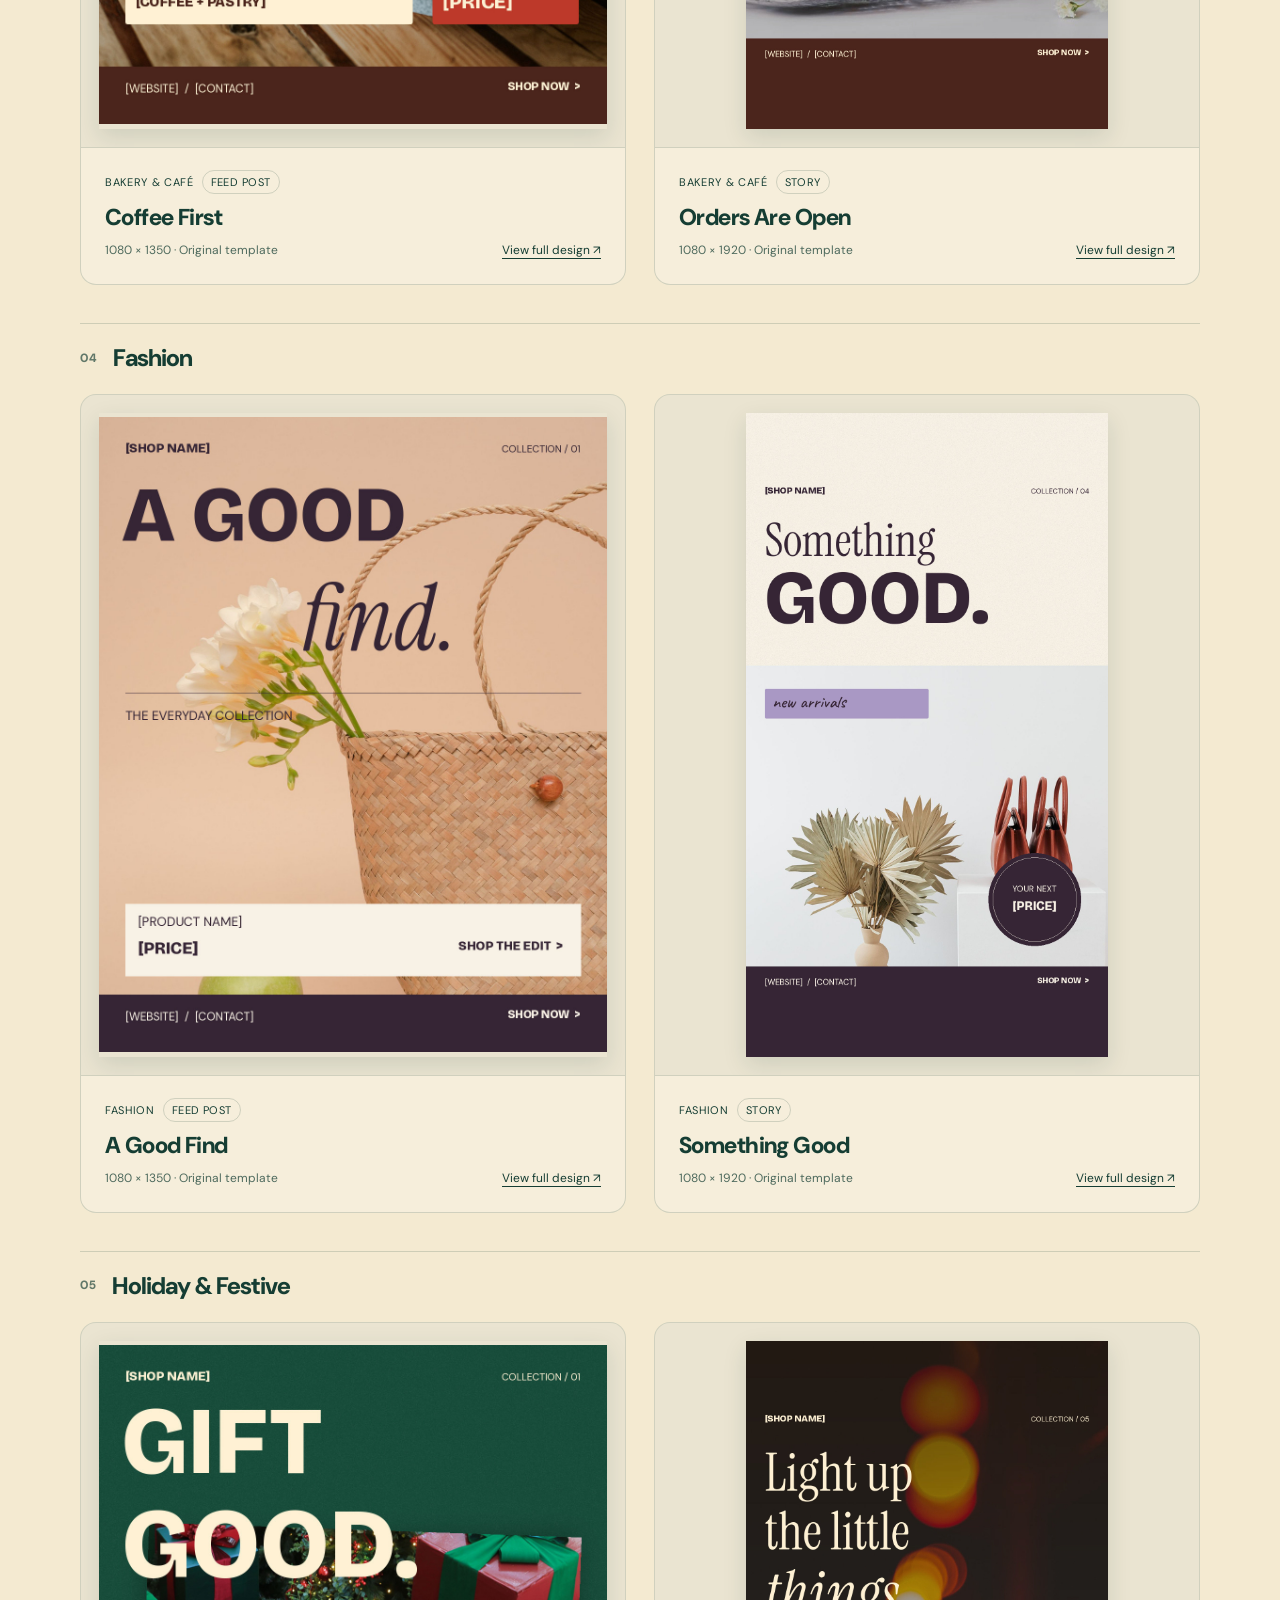
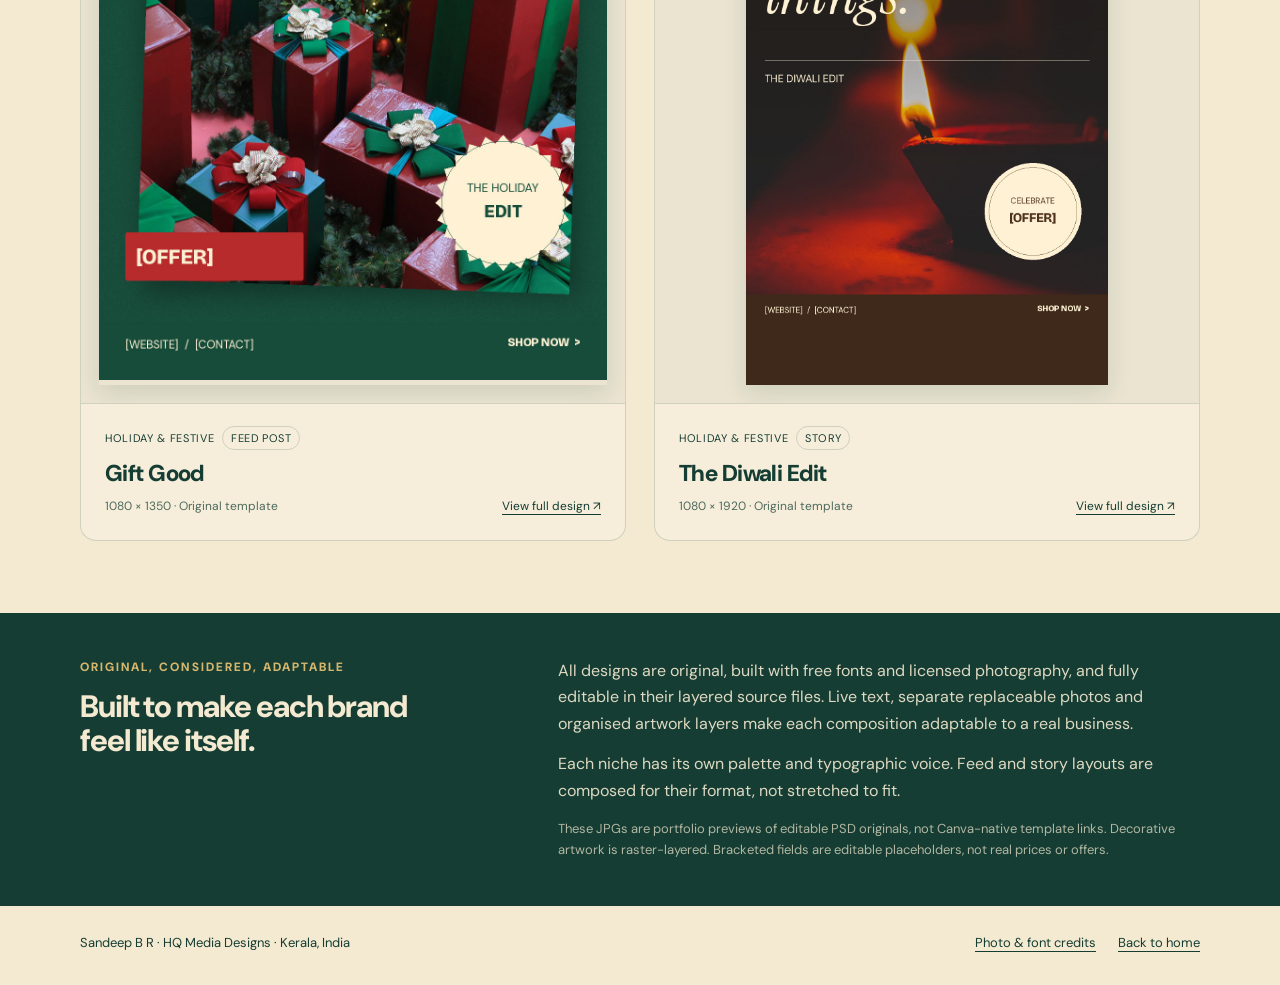
<file: portfolio.html>
<!doctype html>
<html lang="en">
<head>
<meta charset="utf-8">
<meta name="viewport" content="width=device-width, initial-scale=1">
<title>Sandeep B R — Template Design Portfolio | HQ Media Designs</title>
<meta name="description" content="Original photo-led template designs by Sandeep B R of HQ Media Designs, Kerala, India. Selected electronics, jewellery, café, fashion and holiday campaigns.">
<meta name="theme-color" content="#153d33">
<meta name="color-scheme" content="light">
<link rel="canonical" href="https://sandeep02-gif.github.io/hqmedia/portfolio.html">
<link rel="icon" href="assets/favicon.ico" sizes="any">
<link rel="preload" href="assets/portfolio/dm-sans-regular.woff2" as="font" type="font/woff2" crossorigin>
<link rel="preload" href="assets/portfolio/dm-sans-bold.woff2" as="font" type="font/woff2" crossorigin>
<meta property="og:type" content="website">
<meta property="og:title" content="Sandeep B R — Template Design Portfolio">
<meta property="og:description" content="Original templates for independent businesses. Ten selected designs by HQ Media Designs, Kerala, India.">
<meta property="og:url" content="https://sandeep02-gif.github.io/hqmedia/portfolio.html">
<meta property="og:image" content="https://sandeep02-gif.github.io/hqmedia/assets/portfolio/jewellery-02-feed-objects-of-affection.jpg">
<style>
@font-face{font-family:"DM Sans";src:url("assets/portfolio/dm-sans-regular.woff2") format("woff2");font-weight:400;font-style:normal;font-display:swap}
@font-face{font-family:"DM Sans";src:url("assets/portfolio/dm-sans-bold.woff2") format("woff2");font-weight:700;font-style:normal;font-display:swap}
:root{--green:#153d33;--cream:#f4ead1;--gold:#d7b76d;--line:rgba(21,61,51,.17);--wrap:1120px}
*,*::before,*::after{box-sizing:border-box}html{scroll-behavior:smooth;scroll-padding-top:28px}body{margin:0;background:var(--cream);color:var(--green);font-family:"DM Sans",system-ui,-apple-system,sans-serif;font-size:17px;line-height:1.65;-webkit-font-smoothing:antialiased}a{color:inherit}img{display:block;max-width:100%;height:auto}p,h1,h2,h3{margin:0}h1,h2,h3{line-height:1.1;letter-spacing:-.035em}a:focus-visible{outline:3px solid var(--gold);outline-offset:5px}a:hover{text-decoration-thickness:2px}.wrap{width:min(var(--wrap),calc(100% - 48px));margin-inline:auto}.skip{position:absolute;left:16px;top:-100px;z-index:10;padding:10px 16px;background:var(--gold);font-weight:700}.skip:focus{top:12px}
.site-header{border-bottom:1px solid var(--line)}.header-row{min-height:86px;display:flex;align-items:center;justify-content:space-between;gap:20px}.brand{display:flex;align-items:center;gap:12px;text-decoration:none;font-size:16px;font-weight:700;letter-spacing:.01em}.brand img{width:44px;height:44px;border-radius:8px}.home{font-size:14px;text-underline-offset:5px;white-space:nowrap}
.hero{background:var(--green);color:var(--cream);padding:68px 0 62px}.eyebrow{color:var(--gold);font-size:12px;font-weight:700;letter-spacing:.17em;text-transform:uppercase}.hero-layout{display:grid;grid-template-columns:minmax(0,1fr) 265px;gap:60px;align-items:end}.hero h1{font-size:clamp(40px,5.5vw,68px);max-width:760px;margin:20px 0 24px;font-weight:700}.intro{font-size:20px;line-height:1.65;max-width:720px;color:var(--cream)}.hero-aside{border-top:1px solid var(--gold);padding-top:20px}.hero-aside p{font-size:15px;color:rgba(244,234,209,.85)}.hero-aside .count{font-size:49px;font-weight:700;line-height:1.1;color:var(--gold);margin-bottom:10px;letter-spacing:-.04em}.hero-aside .count span{font-size:14px;font-weight:400;letter-spacing:0;display:block;margin-top:10px}.hero-bottom{display:flex;align-items:center;justify-content:space-between;gap:24px;margin-top:38px;padding-top:24px;border-top:1px solid rgba(244,234,209,.23);font-size:13px}.hero-bottom p{color:rgba(244,234,209,.8)}.hero-bottom a{color:var(--gold);text-underline-offset:5px;white-space:nowrap}
.work{padding:56px 0 72px}.section-heading{display:flex;justify-content:space-between;align-items:baseline;gap:20px;margin-bottom:23px}.section-heading h2{font-size:32px}.section-heading p{font-size:14px}.niche-nav{display:flex;flex-wrap:wrap;gap:10px;margin-bottom:38px}.niche-nav a{display:inline-block;border:1px solid var(--line);padding:8px 16px;border-radius:99px;font-size:13px;text-decoration:none}.niche-nav a:hover{background:var(--green);color:var(--cream)}.niche{margin-top:38px}.niche-heading{display:flex;align-items:center;gap:15px;border-top:1px solid var(--line);padding-top:21px;margin-bottom:22px}.niche-heading h3{font-size:24px}.niche-heading span{font-size:12px;letter-spacing:.1em;font-weight:700;color:rgba(21,61,51,.66)}.design-grid{display:grid;grid-template-columns:repeat(2,minmax(0,1fr));gap:28px}.design{min-width:0;border:1px solid var(--line);border-radius:16px;overflow:hidden;background:rgba(255,255,255,.22)}.design figure{margin:0}.art-link{display:block;text-decoration:none;background:rgba(21,61,51,.055)}.art-stage{display:flex;align-items:center;justify-content:center;aspect-ratio:4/5;padding:18px;overflow:hidden}.art-stage img{width:auto;max-width:100%;height:100%;object-fit:contain;box-shadow:0 8px 22px rgba(21,61,51,.13);transition:transform .2s ease}.art-link:hover img{transform:translateY(-3px)}.caption{padding:22px 24px 23px;border-top:1px solid var(--line)}.caption-meta{display:flex;flex-wrap:wrap;gap:8px;align-items:center;margin-bottom:10px;font-size:11px;letter-spacing:.06em;text-transform:uppercase}.format{border:1px solid var(--line);border-radius:99px;padding:2px 8px;letter-spacing:.04em}.caption h4{font-size:23px;line-height:1.2;letter-spacing:-.025em;margin:0 0 10px;font-weight:700}.caption-details{display:flex;justify-content:space-between;gap:12px;font-size:12px;align-items:baseline}.caption-details p{color:rgba(21,61,51,.75)}.caption-details a{text-underline-offset:4px;white-space:nowrap}
.process{background:var(--green);color:var(--cream);padding:45px 0}.process-grid{display:grid;grid-template-columns:1fr 1.55fr;gap:64px}.process h2{font-size:31px;max-width:330px;margin-top:12px}.process-copy{font-size:16px;color:rgba(244,234,209,.9)}.process-copy p+p{margin-top:14px}.process-copy .fine{font-size:13px;color:rgba(244,234,209,.7)}.site-footer{padding:26px 0 32px}.footer-row{display:flex;align-items:center;justify-content:space-between;gap:20px;font-size:13px}.footer-links{display:flex;flex-wrap:wrap;gap:22px}.footer-links a{text-underline-offset:4px}
@media(max-width:760px){.hero-layout{grid-template-columns:1fr;gap:28px}.hero-aside{display:flex;gap:24px;align-items:center}.hero-aside .count{font-size:38px;margin:0;min-width:116px}.hero-aside p{max-width:430px}.hero{padding:42px 0 36px}.hero h1{font-size:46px;max-width:620px}.intro{font-size:18px}.hero-bottom{margin-top:28px}.process-grid{grid-template-columns:1fr;gap:23px}.process h2{max-width:none}.design-grid{gap:20px}.caption{padding:18px}.caption h4{font-size:21px}.caption-details{align-items:start;flex-direction:column;gap:8px}.art-stage{padding:12px}}
@media(max-width:560px){.wrap{width:calc(100% - 36px)}.header-row{min-height:76px;gap:10px}.brand{font-size:13px;gap:9px}.brand img{width:36px;height:36px}.home{font-size:12px}.hero h1{font-size:43px;line-height:1.07;letter-spacing:-.045em;margin:17px 0 20px}.intro{font-size:17px}.hero-aside{gap:21px;padding-top:18px}.hero-aside .count{font-size:34px;min-width:102px}.hero-aside .count span{font-size:12px}.hero-aside p{font-size:13px}.hero-bottom{align-items:start;flex-direction:column;gap:13px;font-size:12px}.work{padding:35px 0 44px}.section-heading{display:block;margin-bottom:18px}.section-heading h2{font-size:29px;margin-bottom:9px}.section-heading p{font-size:13px}.niche-nav{gap:8px;margin-bottom:28px}.niche-nav a{font-size:12px;padding:6px 12px}.niche{margin-top:28px}.niche-heading{padding-top:17px;margin-bottom:17px}.niche-heading h3{font-size:22px}.design-grid{grid-template-columns:1fr;gap:22px}.art-stage{padding:14px}.caption{padding:19px 20px}.caption h4{font-size:23px}.caption-details{flex-direction:row;align-items:baseline;gap:8px}.caption-details p{font-size:11px}.process{padding:33px 0}.process h2{font-size:28px}.process-copy{font-size:15px}.footer-row{flex-direction:column;align-items:start;gap:14px}.footer-links{gap:18px}}
@media(prefers-reduced-motion:reduce){html{scroll-behavior:auto}.art-stage img{transition:none}.art-link:hover img{transform:none}}
</style>
</head>
<body>
<a class="skip" href="#main">Skip to portfolio</a>
<header class="site-header"><div class="wrap header-row">
<a class="brand" href="./" aria-label="HQ MEDIA Designs home"><img src="assets/logo-header.png" alt="" width="256" height="256"><span>HQ MEDIA Designs</span></a>
<a class="home" href="./">← Back to home</a>
</div></header>
<main id="main">
<section class="hero" aria-labelledby="page-title"><div class="wrap">
<div class="hero-layout"><div><p class="eyebrow">Template design portfolio</p>
<h1 id="page-title">Templates with<br>a point of view.</h1>
<p class="intro">Sandeep B R — HQ Media Designs, template designer from Kerala, India</p></div>
<aside class="hero-aside" aria-label="Portfolio overview"><p class="count">10<span>selected designs · 5 niches</span></p><p>Photo-led campaigns for independent businesses, from the everyday product edit to the festive launch.</p></aside></div>
<div class="hero-bottom"><p>Electronics · Jewellery · Bakery &amp; Café · Fashion · Holiday</p><a href="#selected-work">Explore selected work ↓</a></div>
</div></section>
<section class="work wrap" id="selected-work" aria-labelledby="work-title">
<div class="section-heading"><h2 id="work-title">Selected designs</h2><p>Five feed posts. Five full-screen stories.</p></div>
<nav class="niche-nav" aria-label="Explore by niche">
<a href="#electronics">Electronics</a><a href="#jewellery">Jewellery</a><a href="#bakery">Bakery &amp; Café</a><a href="#fashion">Fashion</a><a href="#holiday">Holiday &amp; Festive</a>
</nav>
<section class="niche" id="electronics" aria-labelledby="electronics-title"><div class="niche-heading"><span aria-hidden="true">01</span><h3 id="electronics-title">Electronics</h3></div><div class="design-grid">
<article class="design"><figure>
<a class="art-link" href="assets/portfolio/tech-02-feed-next-level.jpg" aria-label="View Next Level design at full size"><div class="art-stage"><img src="assets/portfolio/tech-02-feed-next-level.jpg" width="1080" height="1350" loading="eager" decoding="async" fetchpriority="high" alt="Black headphones framed by oversized cobalt and ink lettering, with a blue circular label."></div></a>
<figcaption class="caption"><div class="caption-meta"><span>Electronics</span><span class="format">Feed post</span></div><h4>Next Level</h4><div class="caption-details"><p>1080 × 1350 · Original template</p><a href="assets/portfolio/tech-02-feed-next-level.jpg" aria-label="View full Next Level design">View full design ↗</a></div></figcaption>
</figure></article>
<article class="design"><figure>
<a class="art-link" href="assets/portfolio/tech-04-story-sound-edit.jpg" aria-label="View The Sound Edit design at full size"><div class="art-stage"><img src="assets/portfolio/tech-04-story-sound-edit.jpg" width="1080" height="1920" loading="eager" decoding="async" alt="An electric-blue story design with bold acid-yellow lettering and black headphones."></div></a>
<figcaption class="caption"><div class="caption-meta"><span>Electronics</span><span class="format">Story</span></div><h4>The Sound Edit</h4><div class="caption-details"><p>1080 × 1920 · Original template</p><a href="assets/portfolio/tech-04-story-sound-edit.jpg" aria-label="View full The Sound Edit design">View full design ↗</a></div></figcaption>
</figure></article>
</div></section>
<section class="niche" id="jewellery" aria-labelledby="jewellery-title"><div class="niche-heading"><span aria-hidden="true">02</span><h3 id="jewellery-title">Jewellery</h3></div><div class="design-grid">
<article class="design"><figure>
<a class="art-link" href="assets/portfolio/jewellery-02-feed-objects-of-affection.jpg" aria-label="View Objects of Affection design at full size"><div class="art-stage"><img src="assets/portfolio/jewellery-02-feed-objects-of-affection.jpg" width="1080" height="1350" loading="lazy" decoding="async" alt="Gold jewellery photographs overlap on textured ivory paper, with expressive serif lettering and an olive seal."></div></a>
<figcaption class="caption"><div class="caption-meta"><span>Jewellery</span><span class="format">Feed post</span></div><h4>Objects of Affection</h4><div class="caption-details"><p>1080 × 1350 · Original template</p><a href="assets/portfolio/jewellery-02-feed-objects-of-affection.jpg" aria-label="View full Objects of Affection design">View full design ↗</a></div></figcaption>
</figure></article>
<article class="design"><figure>
<a class="art-link" href="assets/portfolio/jewellery-04-story-the-gold-edit.jpg" aria-label="View The Gold Edit design at full size"><div class="art-stage"><img src="assets/portfolio/jewellery-04-story-the-gold-edit.jpg" width="1080" height="1920" loading="lazy" decoding="async" alt="Gold jewellery on an ivory photo card, paired with refined serif lettering on a chocolate background."></div></a>
<figcaption class="caption"><div class="caption-meta"><span>Jewellery</span><span class="format">Story</span></div><h4>The Gold Edit</h4><div class="caption-details"><p>1080 × 1920 · Original template</p><a href="assets/portfolio/jewellery-04-story-the-gold-edit.jpg" aria-label="View full The Gold Edit design">View full design ↗</a></div></figcaption>
</figure></article>
</div></section>
<section class="niche" id="bakery" aria-labelledby="bakery-title"><div class="niche-heading"><span aria-hidden="true">03</span><h3 id="bakery-title">Bakery &amp; Café</h3></div><div class="design-grid">
<article class="design"><figure>
<a class="art-link" href="assets/portfolio/bakery-03-feed-coffee-first.jpg" aria-label="View Coffee First design at full size"><div class="art-stage"><img src="assets/portfolio/bakery-03-feed-coffee-first.jpg" width="1080" height="1350" loading="lazy" decoding="async" alt="A warm café photograph of coffee and a croissant, with bold cream lettering and a handwritten accent."></div></a>
<figcaption class="caption"><div class="caption-meta"><span>Bakery &amp; Café</span><span class="format">Feed post</span></div><h4>Coffee First</h4><div class="caption-details"><p>1080 × 1350 · Original template</p><a href="assets/portfolio/bakery-03-feed-coffee-first.jpg" aria-label="View full Coffee First design">View full design ↗</a></div></figcaption>
</figure></article>
<article class="design"><figure>
<a class="art-link" href="assets/portfolio/bakery-05-story-orders-open.jpg" aria-label="View Orders Are Open design at full size"><div class="art-stage"><img src="assets/portfolio/bakery-05-story-orders-open.jpg" width="1080" height="1920" loading="lazy" decoding="async" alt="A chocolate cake photograph behind a butter-yellow die-cut paper label and a tomato-red circular badge."></div></a>
<figcaption class="caption"><div class="caption-meta"><span>Bakery &amp; Café</span><span class="format">Story</span></div><h4>Orders Are Open</h4><div class="caption-details"><p>1080 × 1920 · Original template</p><a href="assets/portfolio/bakery-05-story-orders-open.jpg" aria-label="View full Orders Are Open design">View full design ↗</a></div></figcaption>
</figure></article>
</div></section>
<section class="niche" id="fashion" aria-labelledby="fashion-title"><div class="niche-heading"><span aria-hidden="true">04</span><h3 id="fashion-title">Fashion</h3></div><div class="design-grid">
<article class="design"><figure>
<a class="art-link" href="assets/portfolio/fashion-01-feed-a-good-find.jpg" aria-label="View A Good Find design at full size"><div class="art-stage"><img src="assets/portfolio/fashion-01-feed-a-good-find.jpg" width="1080" height="1350" loading="lazy" decoding="async" alt="A woven tote bag and flowers on a warm peach background, with aubergine display lettering."></div></a>
<figcaption class="caption"><div class="caption-meta"><span>Fashion</span><span class="format">Feed post</span></div><h4>A Good Find</h4><div class="caption-details"><p>1080 × 1350 · Original template</p><a href="assets/portfolio/fashion-01-feed-a-good-find.jpg" aria-label="View full A Good Find design">View full design ↗</a></div></figcaption>
</figure></article>
<article class="design"><figure>
<a class="art-link" href="assets/portfolio/fashion-04-story-something-good.jpg" aria-label="View Something Good design at full size"><div class="art-stage"><img src="assets/portfolio/fashion-04-story-something-good.jpg" width="1080" height="1920" loading="lazy" decoding="async" alt="An editorial handbag still life paired with contrasting serif and bold sans lettering and a lilac accent."></div></a>
<figcaption class="caption"><div class="caption-meta"><span>Fashion</span><span class="format">Story</span></div><h4>Something Good</h4><div class="caption-details"><p>1080 × 1920 · Original template</p><a href="assets/portfolio/fashion-04-story-something-good.jpg" aria-label="View full Something Good design">View full design ↗</a></div></figcaption>
</figure></article>
</div></section>
<section class="niche" id="holiday" aria-labelledby="holiday-title"><div class="niche-heading"><span aria-hidden="true">05</span><h3 id="holiday-title">Holiday &amp; Festive</h3></div><div class="design-grid">
<article class="design"><figure>
<a class="art-link" href="assets/portfolio/holiday-01-feed-gift-good.jpg" aria-label="View Gift Good design at full size"><div class="art-stage"><img src="assets/portfolio/holiday-01-feed-gift-good.jpg" width="1080" height="1350" loading="lazy" decoding="async" alt="Red and green gift boxes on a forest-green campaign poster, with oversized cream type and a paper seal."></div></a>
<figcaption class="caption"><div class="caption-meta"><span>Holiday &amp; Festive</span><span class="format">Feed post</span></div><h4>Gift Good</h4><div class="caption-details"><p>1080 × 1350 · Original template</p><a href="assets/portfolio/holiday-01-feed-gift-good.jpg" aria-label="View full Gift Good design">View full design ↗</a></div></figcaption>
</figure></article>
<article class="design"><figure>
<a class="art-link" href="assets/portfolio/holiday-05-story-diwali-edit.jpg" aria-label="View The Diwali Edit design at full size"><div class="art-stage"><img src="assets/portfolio/holiday-05-story-diwali-edit.jpg" width="1080" height="1920" loading="lazy" decoding="async" alt="A glowing diya and warm bokeh lights with delicate cream serif type on a deep brown background."></div></a>
<figcaption class="caption"><div class="caption-meta"><span>Holiday &amp; Festive</span><span class="format">Story</span></div><h4>The Diwali Edit</h4><div class="caption-details"><p>1080 × 1920 · Original template</p><a href="assets/portfolio/holiday-05-story-diwali-edit.jpg" aria-label="View full The Diwali Edit design">View full design ↗</a></div></figcaption>
</figure></article>
</div></section>
</section>
<section class="process" aria-labelledby="process-title"><div class="wrap process-grid"><div><p class="eyebrow">Original, considered, adaptable</p><h2 id="process-title">Built to make each brand feel like itself.</h2></div><div class="process-copy"><p>All designs are original, built with free fonts and licensed photography, and fully editable in their layered source files. Live text, separate replaceable photos and organised artwork layers make each composition adaptable to a real business.</p><p>Each niche has its own palette and typographic voice. Feed and story layouts are composed for their format, not stretched to fit.</p><p class="fine">These JPGs are portfolio previews of editable PSD originals, not Canva-native template links. Decorative artwork is raster-layered. Bracketed fields are editable placeholders, not real prices or offers.</p></div></div></section>
</main>
<footer class="site-footer"><div class="wrap footer-row"><p>Sandeep B R · HQ Media Designs · Kerala, India</p><div class="footer-links"><a href="assets/portfolio/CREDITS.txt">Photo &amp; font credits</a><a href="./">Back to home</a></div></div></footer>
</body>
</html>
</file>
<file: style.css>
/* HQ MEDIA Designs — Malayalam Shop Essentials
   Brand colours (use only these, plus transparency of the same):
   deep green #153D33 · cream #F4EAD1 · gold #D7B76D
*/

:root {
  --green: #153D33;
  --cream: #F4EAD1;
  --gold: #D7B76D;
  --green-70: rgba(21, 61, 51, 0.72);
  --green-12: rgba(21, 61, 51, 0.12);
  --green-08: rgba(21, 61, 51, 0.08);
  --cream-92: rgba(244, 234, 209, 0.92);
  --radius: 1.1rem;
  --radius-sm: 0.75rem;
  --wrap: 70rem;
  --gutter: 1.25rem;
}

*,
*::before,
*::after { box-sizing: border-box; }

html { scroll-behavior: smooth; }

body {
  margin: 0;
  font-family: "DM Sans", system-ui, -apple-system, sans-serif;
  font-optical-sizing: auto;
  background: var(--cream);
  color: var(--green);
  line-height: 1.6;
  font-size: 1.0625rem;
  text-rendering: optimizeLegibility;
  -webkit-font-smoothing: antialiased;
}

img {
  max-width: 100%;
  height: auto;
  display: block;
}

a { color: inherit; }

h1, h2, h3 { line-height: 1.15; letter-spacing: -0.025em; font-weight: 600; }

p { margin: 0 0 1em; }
p:last-child { margin-bottom: 0; }

.ml,
[lang="ml"] {
  font-family: Manjari, "Noto Sans Malayalam", "DM Sans", sans-serif;
  line-height: 1.7;
  font-weight: 400;
}

.skip {
  position: absolute;
  left: 0.75rem;
  top: -3rem;
  background: var(--gold);
  color: var(--green);
  padding: 0.5rem 0.9rem;
  border-radius: 0.4rem;
  font-weight: 600;
  z-index: 30;
  text-decoration: none;
}
.skip:focus { top: 0.75rem; }

.wrap {
  width: min(var(--wrap), calc(100% - var(--gutter) * 2));
  margin-inline: auto;
}

/* ---------- Header ---------- */
.site-header {
  position: sticky;
  top: 0;
  z-index: 20;
  background: var(--cream-92);
  backdrop-filter: blur(12px);
  -webkit-backdrop-filter: blur(12px);
  border-bottom: 1px solid var(--green-12);
}

.site-header .wrap {
  display: flex;
  align-items: center;
  justify-content: space-between;
  gap: 1rem;
  min-height: 4rem;
  padding-block: 0.45rem;
}

.brand {
  display: flex;
  align-items: center;
  gap: 0.7rem;
  text-decoration: none;
  min-width: 0;
}

.brand img {
  width: 2.75rem;
  height: 2.75rem;
  border-radius: 0.5rem;
  flex-shrink: 0;
}

.brand-name {
  font-weight: 650;
  font-size: 0.95rem;
  letter-spacing: 0.01em;
  white-space: nowrap;
}

.nav {
  display: none;
  align-items: center;
  gap: 1.35rem;
  font-size: 0.92rem;
  font-weight: 500;
}

.nav a {
  text-decoration: none;
  opacity: 0.85;
}
.nav a:hover { opacity: 1; text-decoration: underline; text-underline-offset: 0.25em; }

.btn {
  display: inline-flex;
  align-items: center;
  justify-content: center;
  background: var(--gold);
  color: var(--green);
  font-weight: 700;
  font-size: 0.95rem;
  padding: 0.7rem 1.25rem;
  border-radius: 999px;
  text-decoration: none;
  min-height: 2.75rem;
  border: 2px solid var(--gold);
  line-height: 1;
  white-space: nowrap;
  transition: filter 0.15s ease, transform 0.15s ease, background 0.15s ease, color 0.15s ease;
}
.btn:hover { filter: brightness(1.06); }
.btn:active { transform: translateY(1px); }
.btn:focus-visible,
a:focus-visible,
button:focus-visible,
summary:focus-visible {
  outline: 3px solid var(--gold);
  outline-offset: 3px;
}

.btn-sm { min-height: 2.5rem; padding: 0.5rem 1rem; font-size: 0.9rem; }

.btn-ghost {
  background: transparent;
  color: var(--cream);
  border-color: rgba(244, 234, 209, 0.45);
}
.btn-ghost:hover {
  filter: none;
  background: rgba(244, 234, 209, 0.1);
}

.header-cta .btn { /* gold on cream header */ }

@media (min-width: 52rem) {
  .nav { display: flex; }
  :root { --gutter: 2rem; }
}

/* ---------- Hero ---------- */
.hero {
  background: var(--green);
  color: var(--cream);
  padding: 2.5rem 0 3.25rem;
}

.hero-grid {
  display: grid;
  gap: 2.25rem;
  align-items: center;
}

.eyebrow {
  color: var(--gold);
  letter-spacing: 0.16em;
  text-transform: uppercase;
  font-size: 0.72rem;
  font-weight: 650;
  margin: 0 0 0.85rem;
}

.hero h1 {
  font-size: clamp(2rem, 6.4vw, 3.35rem);
  margin: 0 0 0.85rem;
  font-weight: 600;
  text-wrap: balance;
}

.hero-ml {
  font-size: clamp(1.15rem, 2.6vw, 1.45rem);
  margin: 0 0 1rem;
  color: var(--cream);
}

.hero-lead {
  font-size: 1.05rem;
  max-width: 36rem;
  color: rgba(244, 234, 209, 0.88);
  margin-bottom: 0.4rem;
}

.hero-actions {
  display: flex;
  flex-wrap: wrap;
  align-items: center;
  gap: 0.75rem 1rem;
  margin-top: 1.6rem;
}

.price {
  display: inline-flex;
  align-items: center;
  background: var(--gold);
  color: var(--green);
  font-weight: 700;
  font-size: 1.2rem;
  padding: 0.45rem 0.95rem;
  border-radius: 999px;
  letter-spacing: -0.02em;
  line-height: 1.2;
}

.hero-note {
  margin-top: 1rem;
  font-size: 0.88rem;
  color: rgba(244, 234, 209, 0.7);
}

.hero-also {
  margin-top: 0.85rem;
  font-size: 0.9rem;
}
.hero-also a {
  color: var(--gold);
  text-decoration: none;
  border-bottom: 1px solid rgba(215, 183, 109, 0.45);
  padding-bottom: 0.12rem;
}
.hero-also a:hover { border-bottom-color: var(--gold); }

.hero-visual {
  justify-self: center;
  width: 100%;
  max-width: 32rem;
}
.hero-visual img {
  width: 100%;
  border-radius: var(--radius);
  box-shadow: 0 1.5rem 3rem rgba(0, 0, 0, 0.28);
  background: var(--green);
}

@media (min-width: 54rem) {
  .hero { padding: 3.75rem 0 4.5rem; }
  .hero-grid {
    grid-template-columns: 1.05fr 0.95fr;
    gap: 3.5rem;
  }
}

/* ---------- Sections ---------- */
.section { padding: 3.25rem 0; }
.section-alt { background: rgba(21, 61, 51, 0.05); }

.section-kicker {
  color: var(--green-70);
  letter-spacing: 0.14em;
  text-transform: uppercase;
  font-size: 0.72rem;
  font-weight: 650;
  margin: 0 0 0.5rem;
}

.section h2 {
  font-size: clamp(1.7rem, 3.4vw, 2.25rem);
  margin: 0 0 0.6rem;
  text-wrap: balance;
}

.section-intro {
  max-width: 40rem;
  color: var(--green-70);
  margin-bottom: 2rem;
}

/* ---------- What's included ---------- */
.include-grid {
  display: grid;
  gap: 0.9rem;
  grid-template-columns: 1fr;
  margin-bottom: 2.25rem;
}

.include-card {
  background: #fff;
  border: 1px solid var(--green-12);
  border-radius: var(--radius-sm);
  padding: 1.15rem 1.2rem 1.2rem;
}

.include-card h3 {
  margin: 0 0 0.35rem;
  font-size: 1.05rem;
  letter-spacing: -0.015em;
  display: flex;
  gap: 0.55rem;
  align-items: baseline;
}

.include-card h3 .mark {
  color: var(--gold);
  font-weight: 700;
  flex-shrink: 0;
}

.include-card p {
  margin: 0;
  color: var(--green-70);
  font-size: 0.95rem;
}

@media (min-width: 40rem) {
  .include-grid { grid-template-columns: 1fr 1fr; }
}
@media (min-width: 64rem) {
  .include-grid { grid-template-columns: 1fr 1fr 1fr; }
}

.uses h3 {
  font-size: 1.05rem;
  margin: 0 0 0.85rem;
  letter-spacing: -0.01em;
}

.chips {
  display: flex;
  flex-wrap: wrap;
  gap: 0.5rem;
  margin: 0;
  padding: 0;
  list-style: none;
}

.chips li {
  background: var(--green);
  color: var(--cream);
  font-size: 0.85rem;
  font-weight: 500;
  padding: 0.4rem 0.75rem;
  border-radius: 999px;
}

.chips li.is-gold {
  background: var(--gold);
  color: var(--green);
}

.uses-note {
  margin-top: 0.9rem;
  font-size: 0.92rem;
  color: var(--green-70);
}

/* ---------- Gallery ---------- */
.gallery-grid {
  display: grid;
  gap: 1rem;
  grid-template-columns: 1fr;
}

.gallery-item {
  display: block;
  text-decoration: none;
  background: #fff;
  border-radius: var(--radius);
  overflow: hidden;
  border: 1px solid var(--green-12);
  color: var(--green);
}
.gallery-item figure { margin: 0; }

.gallery-item img {
  width: 100%;
  aspect-ratio: 1 / 1;
  object-fit: cover;
  background: var(--green);
}

.gallery-item.tall img {
  aspect-ratio: 3 / 4;
  object-fit: contain;
  object-position: top;
  background: var(--cream);
}

.gallery-item figcaption {
  padding: 0.75rem 1rem 0.95rem;
  font-size: 0.88rem;
  font-weight: 500;
}

.gallery-item figcaption span {
  display: block;
  font-weight: 400;
  color: var(--green-70);
  font-size: 0.82rem;
  margin-top: 0.15rem;
}

.gallery-item:hover figcaption { text-decoration: underline; text-underline-offset: 0.2em; }

@media (min-width: 40rem) {
  .gallery-grid { grid-template-columns: 1fr 1fr; }
}

/* ---------- How it works ---------- */
.steps {
  display: grid;
  gap: 1rem;
  counter-reset: step;
  margin: 0;
  padding: 0;
  list-style: none;
}

.steps li {
  background: #fff;
  border: 1px solid var(--green-12);
  border-radius: var(--radius-sm);
  padding: 1.2rem 1.2rem 1.25rem 1.2rem;
  position: relative;
}

.steps .num {
  display: inline-flex;
  align-items: center;
  justify-content: center;
  width: 1.85rem;
  height: 1.85rem;
  border-radius: 999px;
  background: var(--green);
  color: var(--cream);
  font-weight: 700;
  font-size: 0.85rem;
  margin-bottom: 0.7rem;
}

.steps h3 {
  margin: 0 0 0.35rem;
  font-size: 1.08rem;
}

.steps p {
  margin: 0;
  color: var(--green-70);
  font-size: 0.95rem;
}

@media (min-width: 52rem) {
  .steps { grid-template-columns: repeat(4, 1fr); gap: 0.9rem; }
}

/* ---------- Who ---------- */
.who-block {
  max-width: 42rem;
}
.who-block p + p { margin-top: 0.9rem; }

/* ---------- FAQ ---------- */
.faq-list {
  display: grid;
  gap: 0.65rem;
  max-width: 48rem;
}

.faq-list details {
  background: #fff;
  border: 1px solid var(--green-12);
  border-radius: var(--radius-sm);
  padding: 0.15rem 0.2rem;
}

.faq-list summary {
  cursor: pointer;
  font-weight: 600;
  padding: 0.9rem 1rem;
  list-style: none;
  letter-spacing: -0.01em;
  display: flex;
  align-items: flex-start;
  justify-content: space-between;
  gap: 0.85rem;
}
.faq-list summary::-webkit-details-marker { display: none; }
.faq-list summary::after {
  content: "+";
  color: var(--gold);
  font-weight: 700;
  font-size: 1.2rem;
  line-height: 1;
  flex-shrink: 0;
  margin-top: 0.1rem;
}
.faq-list details[open] summary::after { content: "–"; }

.faq-list .answer {
  padding: 0 1rem 1.1rem;
  color: var(--green-70);
  font-size: 0.98rem;
}
.faq-list .answer p + p { margin-top: 0.7rem; }

/* ---------- Custom ---------- */
.custom {
  padding: 0 0 3.25rem;
}
.custom-card {
  background: var(--green);
  color: var(--cream);
  border-radius: var(--radius);
  padding: 1.75rem 1.5rem;
  display: grid;
  gap: 1rem;
}
.custom-card h2 { margin: 0 0 0.4rem; color: var(--cream); }
.custom-card p { color: rgba(244, 234, 209, 0.88); margin: 0; max-width: 38rem; }
.custom-card .btn { justify-self: start; }

@media (min-width: 52rem) {
  .custom-card {
    padding: 2.25rem 2.5rem;
    grid-template-columns: 1fr auto;
    align-items: center;
    gap: 2rem;
  }
}

/* ---------- Footer ---------- */
.site-footer {
  background: var(--green);
  color: var(--cream);
  padding: 2.25rem 0 2.5rem;
  font-size: 0.92rem;
}

.footer-grid {
  display: flex;
  flex-wrap: wrap;
  align-items: flex-start;
  justify-content: space-between;
  gap: 1.25rem 2rem;
}

.site-footer a { color: var(--cream); }
.site-footer a:hover { color: var(--gold); }

.footer-brand {
  display: flex;
  align-items: center;
  gap: 0.7rem;
  text-decoration: none;
  font-weight: 650;
}
.footer-brand img {
  width: 2.5rem;
  height: 2.5rem;
  border-radius: 0.45rem;
  border: 1px solid rgba(244, 234, 209, 0.3);
}

.footer-meta { color: rgba(244, 234, 209, 0.7); }
.footer-meta a { color: var(--gold); text-decoration: none; }
.footer-meta a:hover { text-decoration: underline; text-underline-offset: 0.2em; }

/* ---------- Lightbox ---------- */
.lightbox {
  border: none;
  padding: 0;
  background: transparent;
  max-width: min(72rem, 100vw);
  width: 100%;
}
.lightbox::backdrop { background: rgba(21, 61, 51, 0.88); }
.lightbox-inner {
  position: relative;
  padding: 0.5rem;
}
.lightbox img {
  width: 100%;
  max-height: 90vh;
  object-fit: contain;
  border-radius: 0.5rem;
  background: var(--cream);
}
.lightbox-close {
  position: absolute;
  top: 0.7rem;
  right: 0.7rem;
  background: var(--gold);
  color: var(--green);
  border: none;
  border-radius: 999px;
  width: 2.5rem;
  height: 2.5rem;
  font-size: 1.3rem;
  font-weight: 700;
  cursor: pointer;
  line-height: 1;
}

/* ---------- 404 ---------- */
.page-404 {
  min-height: 70vh;
  display: grid;
  place-items: center;
  padding: 3rem 0;
  text-align: center;
}
.page-404 h1 { font-size: clamp(2rem, 5vw, 3rem); margin: 0.6rem 0 0.7rem; }
.page-404 .actions {
  display: flex;
  flex-wrap: wrap;
  gap: 0.7rem;
  justify-content: center;
  margin-top: 1.5rem;
}
.btn-on-cream-ghost {
  background: transparent;
  color: var(--green);
  border-color: var(--green);
}
.btn-on-cream-ghost:hover { background: var(--green); color: var(--cream); filter: none; }

@media (prefers-reduced-motion: reduce) {
  html { scroll-behavior: auto; }
  .btn { transition: none; }
}

/* All templates gallery */
.all-h{margin:2rem 0 .75rem;font-size:1.1rem;color:#153D33}
.all-grid{display:grid;gap:.75rem;grid-template-columns:repeat(auto-fill,minmax(150px,1fr))}
.all-stories{grid-template-columns:repeat(auto-fill,minmax(120px,1fr))}
.all-lettering{grid-template-columns:repeat(auto-fill,minmax(220px,1fr))}
.all-item{display:block;text-decoration:none;color:#153D33;font-size:.8rem}
.all-item img{width:100%;height:auto;display:block;border-radius:10px;box-shadow:0 4px 14px rgba(21,61,51,.12);background:#F4EAD1}
.all-item span{display:block;margin-top:.35rem;line-height:1.3}
.all-item:hover img{transform:translateY(-2px);transition:transform .2s}
.all-cta{text-align:center;margin-top:2rem}
@media (max-width:480px){.all-grid{grid-template-columns:1fr 1fr}.all-stories{grid-template-columns:1fr 1fr 1fr}.all-lettering{grid-template-columns:1fr}}

/* ---------- Kerala Shop Premium ---------- */
@font-face { font-family: "HQ Editorial"; src: url("assets/cormorant-garamond.ttf") format("truetype"); font-weight: 300 700; font-display: swap; }
.premium-section { background: linear-gradient(145deg, rgba(215,183,109,.18), transparent 60%); border-block: 1px solid var(--green-12); }
.premium-intro { display: grid; grid-template-columns: .94fr 1.06fr; gap: clamp(1.75rem,4vw,4rem); align-items: center; }
.premium-status { display: inline-block; margin-left: .6rem; border: 1px solid var(--green); border-radius: 99px; padding: .2rem .7rem; font-size: .65rem; letter-spacing: .09em; vertical-align: middle; }
.premium-copy h2 { font-family: "HQ Editorial", Georgia, serif; font-weight: 500; font-size: clamp(3.5rem,6vw,5.6rem); line-height: .96; letter-spacing: -.04em; margin: 1.5rem 0 1.7rem; }
.premium-copy h2 em { font-style: italic; font-weight: 500; }
.premium-pack-name { font-size: .85rem; letter-spacing: .16em; text-transform: uppercase; font-weight: 700; }
.premium-copy > p:not(.section-kicker):not(.premium-pack-name) { max-width: 37rem; }
.premium-small { font-size: .86rem; color: var(--green-70); }
.premium-swatches { display: flex; flex-wrap: wrap; gap: .8rem 1.3rem; margin: 1.5rem 0; font-size: .78rem; font-weight: 600; }
.premium-swatches span { display: inline-flex; align-items: center; gap: .5rem; }
.premium-swatches i { display: inline-block; width: 1.1rem; height: 1.1rem; border: 1px solid var(--green-70); border-radius: 50%; }
.swatch-forest { background: linear-gradient(90deg,#153D33 50%,#D7B76D 50%); }
.swatch-clay { background: linear-gradient(90deg,#F7F0E3 50%,#984D38 50%); }
.premium-actions { display: flex; flex-wrap: wrap; align-items: center; gap: .75rem 1rem; margin-top: 1.5rem; }
.premium-jump { display: inline-flex; align-items: center; gap: 2rem; margin-top: 1.15rem; text-decoration: none; border-bottom: 1px solid currentColor; padding-bottom: .4rem; font-size: .92rem; font-weight: 700; }
.premium-jump span { font-size: 1.5rem; }
.premium-hero { display: block; border-radius: .4rem; overflow: hidden; box-shadow: 0 1.5rem 3.5rem rgba(21,61,51,.2); transform: rotate(1deg); }
.premium-hero img { width: 100%; }
.premium-counts { list-style: none; padding: 2rem 0; margin: 3.5rem 0 3rem; display: grid; grid-template-columns: repeat(4,minmax(0,1fr)); gap: 1.3rem; border-block: 1px solid var(--green-12); }
.premium-counts li { min-width: 0; display: flex; gap: .7rem; align-items: flex-start; }
.premium-counts strong { font-family: "HQ Editorial", Georgia,serif; font-size: 2.9rem; font-weight: 500; line-height: 1; white-space: nowrap; }
.premium-counts span { padding-top: .15rem; font-size: .8rem; font-weight: 700; }
.premium-counts small { display: block; margin-top: .3rem; font-size: .69rem; font-weight: 400; color: var(--green-70); }
.premium-gallery-heading { display: flex; align-items: flex-end; justify-content: space-between; gap: 2rem; margin-bottom: 1.5rem; scroll-margin-top: 6rem; }
.premium-gallery-heading h3 { font-family: "HQ Editorial",Georgia,serif; font-size: clamp(2rem,4vw,3rem); font-weight: 500; margin: .5rem 0 0; }
.premium-gallery-heading > p { font-size: .8rem; color: var(--green-70); }
.premium-gallery { display: grid; grid-template-columns: repeat(3,minmax(0,1fr)); gap: 2rem 1.3rem; }
.premium-card { margin: 0; min-width: 0; }
.premium-card > a { display: block; overflow: hidden; border: 1px solid var(--green-12); border-radius: .4rem; }
.premium-card img { width: 100%; transition: transform .25s ease; }
.premium-card a:hover img { transform: scale(1.025); }
.premium-card figcaption { padding: 1rem .2rem 0; }
.premium-card h4 { margin: 0 0 .4rem; font-size: .94rem; font-weight: 700; }
.premium-card p { margin: 0; font-size: .78rem; color: var(--green-70); line-height: 1.55; }
.premium-fineprint { margin-top: 2.6rem; border-left: 2px solid var(--green); padding: .8rem 1.2rem; font-size: .78rem; color: var(--green-70); max-width: 60rem; }
.premium-fineprint strong { color: var(--green); }
@media (max-width: 900px) {
 .premium-intro { grid-template-columns: 1fr 1fr; gap: 1.5rem; }
 .premium-counts { grid-template-columns: repeat(2,minmax(0,1fr)); }
 .premium-gallery { grid-template-columns: repeat(2,minmax(0,1fr)); }
}
@media (max-width: 640px) {
 .premium-intro { grid-template-columns: minmax(0,1fr); }
 .premium-copy h2 { font-size: clamp(3.6rem,15vw,5rem); }
 .premium-status { margin-left: .3rem; }
 .premium-hero { margin-top: 1rem; transform: none; }
 .premium-counts { gap: 1.5rem .9rem; margin-top: 2rem; }
 .premium-counts strong { font-size: 2.5rem; }
 .premium-counts span { font-size: .73rem; }
 .premium-counts small { font-size: .66rem; }
 .premium-gallery-heading { display: block; }
 .premium-gallery-heading > p { margin-top: 1rem; }
 .premium-gallery { grid-template-columns: minmax(0,1fr); gap: 1.7rem; }
 .premium-fineprint { padding: .6rem .9rem; }
}
@media (prefers-reduced-motion: reduce) { .premium-card img { transition: none; } }
</file>
